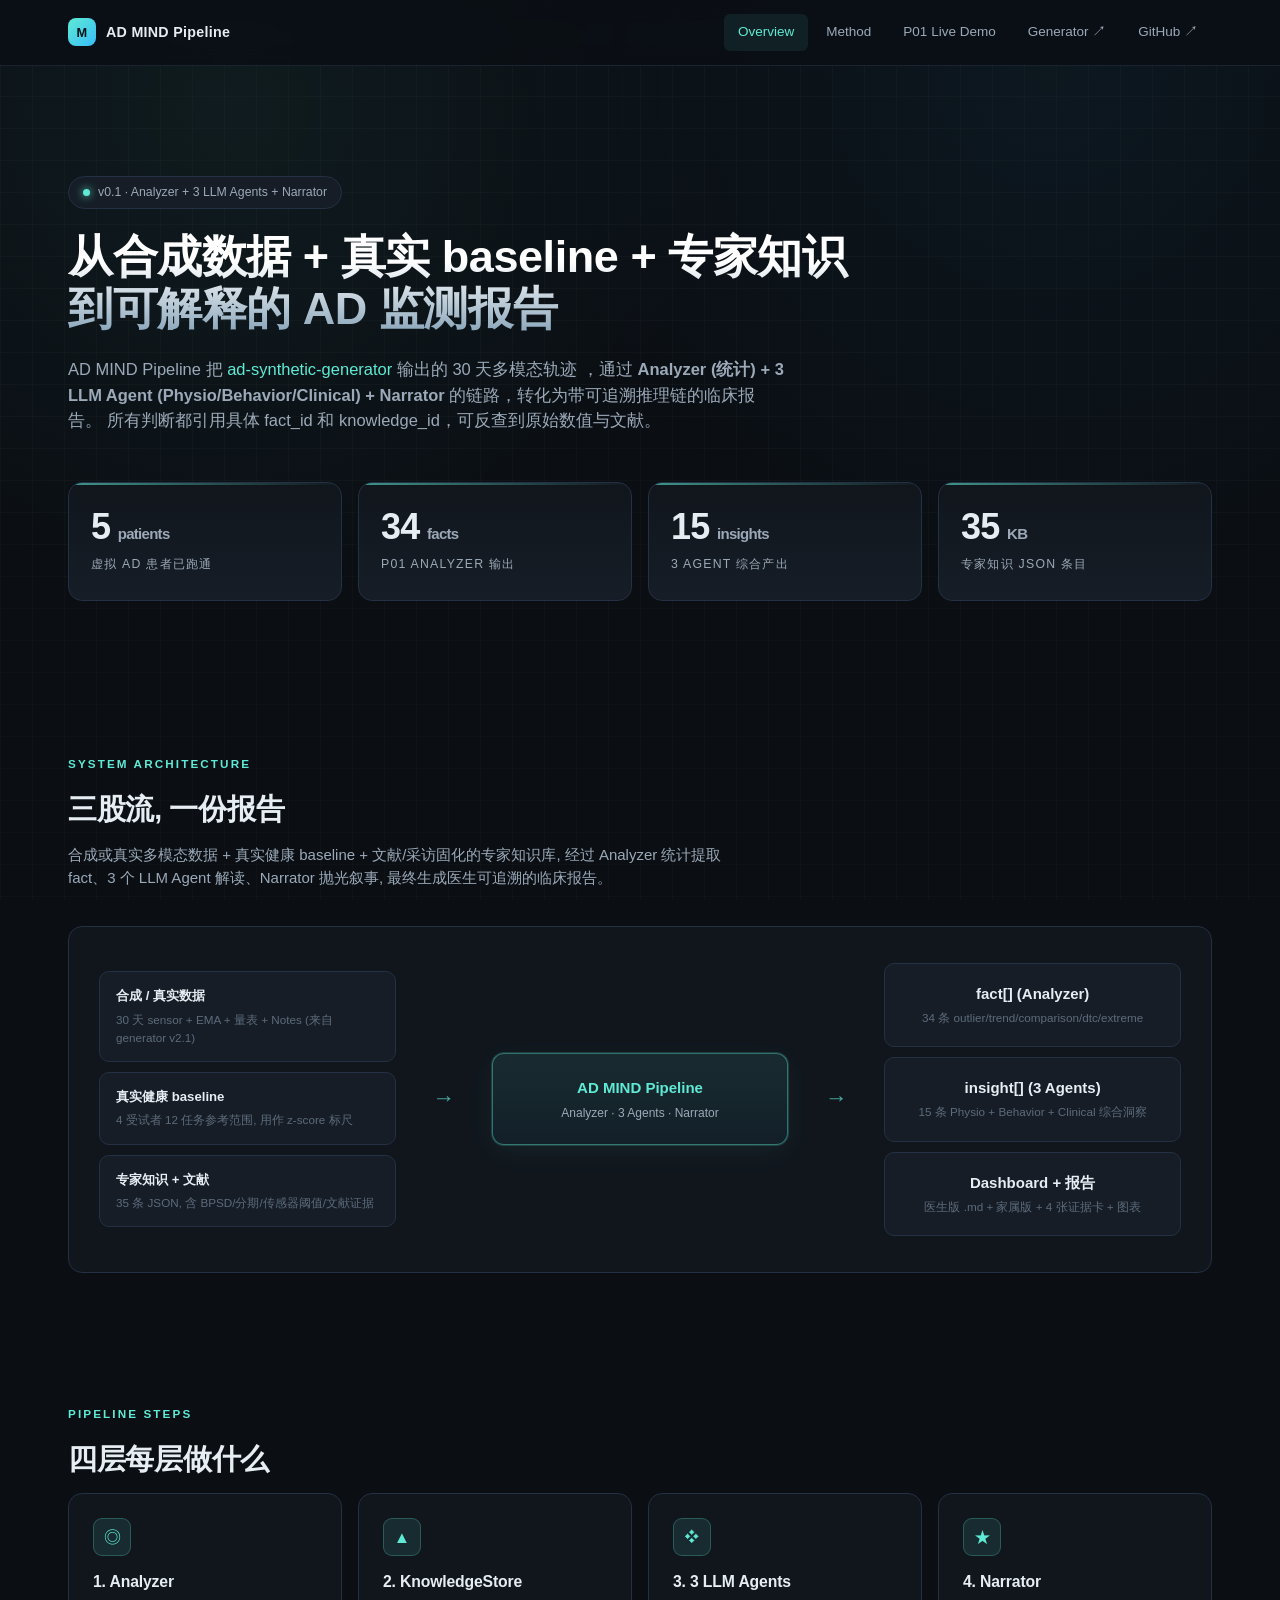
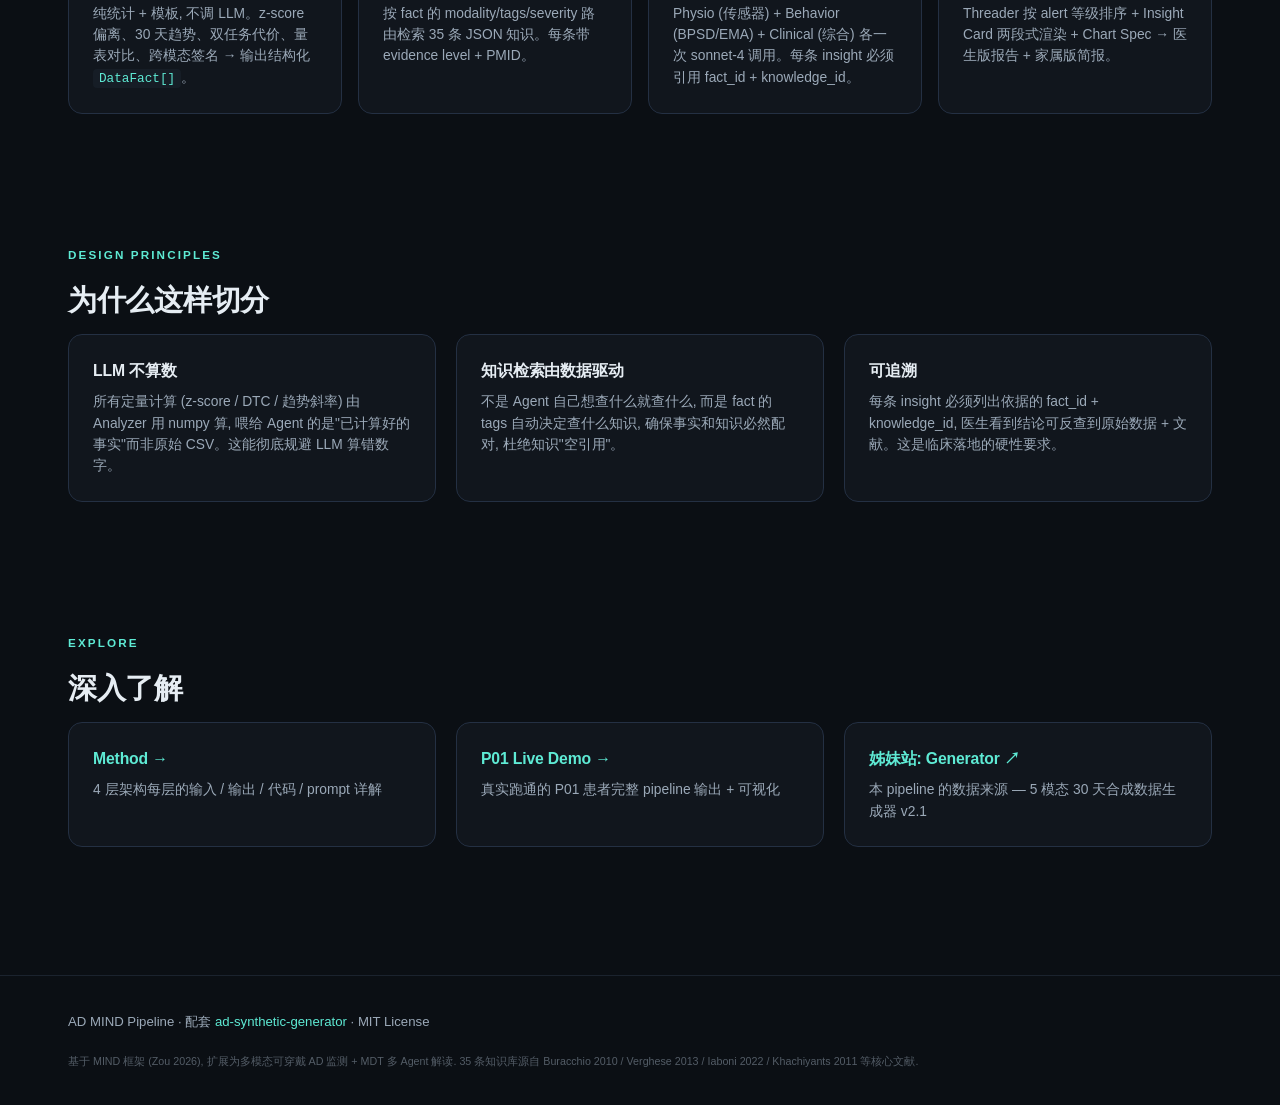
<file: docs/index.html>
<!DOCTYPE html>
<html lang="zh-CN">
<head>
  <meta charset="UTF-8" />
  <meta name="viewport" content="width=device-width, initial-scale=1.0" />
  <title>AD MIND Pipeline · 多模态认知监测系统</title>
  <meta name="description" content="基于 MIND 框架的 AD 多模态监测 pipeline. Analyzer + 3 LLM Agents + Narrator. 配套 ad-synthetic-generator v2.1." />
  <link rel="stylesheet" href="css/style.css" />
  <script src="https://cdn.plot.ly/plotly-2.35.2.min.js" charset="utf-8"></script>
</head>
<body>

<!-- NAV -->
<nav class="nav">
  <div class="nav-inner">
    <a href="./" class="nav-brand">
      <span class="nav-brand-mark">M</span>
      AD MIND Pipeline
    </a>
    <div class="nav-links">
      <a href="./" class="active">Overview</a>
      <a href="method.html">Method</a>
      <a href="example.html">P01 Live Demo</a>
      <a href="https://jewelina95.github.io/ad-synthetic-generator/">Generator ↗</a>
      <a href="https://github.com/Jewelina95/ad-mind-pipeline">GitHub ↗</a>
    </div>
  </div>
</nav>

<!-- HERO -->
<section class="hero">
  <div class="container">
    <span class="hero-tag">v0.1 · Analyzer + 3 LLM Agents + Narrator</span>
    <h1>从合成数据 + 真实 baseline + 专家知识<br />
      到可解释的 AD 监测报告</h1>
    <p class="hero-sub">
      AD MIND Pipeline 把 <a href="https://jewelina95.github.io/ad-synthetic-generator/">ad-synthetic-generator</a> 输出的 30 天多模态轨迹
      ，通过 <strong>Analyzer (统计) + 3 LLM Agent (Physio/Behavior/Clinical) + Narrator</strong> 的链路，转化为带可追溯推理链的临床报告。
      所有判断都引用具体 fact_id 和 knowledge_id，可反查到原始数值与文献。
    </p>

    <!-- KEY STATS -->
    <div class="stat-row">
      <div class="stat">
        <div class="stat-num">5<small> patients</small></div>
        <div class="stat-label">虚拟 AD 患者已跑通</div>
      </div>
      <div class="stat">
        <div class="stat-num">34<small> facts</small></div>
        <div class="stat-label">P01 Analyzer 输出</div>
      </div>
      <div class="stat">
        <div class="stat-num">15<small> insights</small></div>
        <div class="stat-label">3 Agent 综合产出</div>
      </div>
      <div class="stat">
        <div class="stat-num">35<small> KB</small></div>
        <div class="stat-label">专家知识 JSON 条目</div>
      </div>
    </div>
  </div>
</section>

<!-- ARCHITECTURE -->
<section class="section">
  <div class="container">
    <div class="eyebrow">System Architecture</div>
    <h2 class="section-title">三股流, 一份报告</h2>
    <p class="section-sub">
      合成或真实多模态数据 + 真实健康 baseline + 文献/采访固化的专家知识库, 经过 Analyzer 统计提取 fact、3 个 LLM Agent 解读、Narrator 抛光叙事, 最终生成医生可追溯的临床报告。
    </p>

    <div class="arch">
      <div class="arch-col">
        <div class="arch-box">
          <strong>合成 / 真实数据</strong>
          <small>30 天 sensor + EMA + 量表 + Notes (来自 generator v2.1)</small>
        </div>
        <div class="arch-box">
          <strong>真实健康 baseline</strong>
          <small>4 受试者 12 任务参考范围, 用作 z-score 标尺</small>
        </div>
        <div class="arch-box">
          <strong>专家知识 + 文献</strong>
          <small>35 条 JSON, 含 BPSD/分期/传感器阈值/文献证据</small>
        </div>
      </div>
      <div class="arch-arrow">&rarr;</div>
      <div>
        <div class="arch-core">
          <div class="arch-core-title">AD MIND Pipeline</div>
          <div class="arch-core-sub">Analyzer · 3 Agents · Narrator</div>
        </div>
      </div>
      <div class="arch-arrow">&rarr;</div>
      <div class="arch-col">
        <div class="arch-out">
          <strong>fact[] (Analyzer)</strong>
          <small>34 条 outlier/trend/comparison/dtc/extreme</small>
        </div>
        <div class="arch-out">
          <strong>insight[] (3 Agents)</strong>
          <small>15 条 Physio + Behavior + Clinical 综合洞察</small>
        </div>
        <div class="arch-out">
          <strong>Dashboard + 报告</strong>
          <small>医生版 .md + 家属版 + 4 张证据卡 + 图表</small>
        </div>
      </div>
    </div>
  </div>
</section>

<!-- WORKFLOW STEPS -->
<section class="section-tight">
  <div class="container">
    <div class="eyebrow">Pipeline Steps</div>
    <h2 class="section-title">四层每层做什么</h2>

    <div class="grid-4">
      <div class="card">
        <div class="card-icon">&#9678;</div>
        <h3>1. Analyzer</h3>
        <p>纯统计 + 模板, 不调 LLM。z-score 偏离、30 天趋势、双任务代价、量表对比、跨模态签名 → 输出结构化 <code>DataFact[]</code>。</p>
      </div>
      <div class="card">
        <div class="card-icon">&#9650;</div>
        <h3>2. KnowledgeStore</h3>
        <p>按 fact 的 modality/tags/severity 路由检索 35 条 JSON 知识。每条带 evidence level + PMID。</p>
      </div>
      <div class="card">
        <div class="card-icon">&#10070;</div>
        <h3>3. 3 LLM Agents</h3>
        <p>Physio (传感器) + Behavior (BPSD/EMA) + Clinical (综合) 各一次 sonnet-4 调用。每条 insight 必须引用 fact_id + knowledge_id。</p>
      </div>
      <div class="card">
        <div class="card-icon">&#9733;</div>
        <h3>4. Narrator</h3>
        <p>Threader 按 alert 等级排序 + Insight Card 两段式渲染 + Chart Spec → 医生版报告 + 家属版简报。</p>
      </div>
    </div>
  </div>
</section>

<!-- WHY -->
<section class="section">
  <div class="container">
    <div class="eyebrow">Design Principles</div>
    <h2 class="section-title">为什么这样切分</h2>

    <div class="grid-3">
      <div class="card">
        <h3>LLM 不算数</h3>
        <p>所有定量计算 (z-score / DTC / 趋势斜率) 由 Analyzer 用 numpy 算, 喂给 Agent 的是"已计算好的事实"而非原始 CSV。这能彻底规避 LLM 算错数字。</p>
      </div>
      <div class="card">
        <h3>知识检索由数据驱动</h3>
        <p>不是 Agent 自己想查什么就查什么, 而是 fact 的 tags 自动决定查什么知识, 确保事实和知识必然配对, 杜绝知识"空引用"。</p>
      </div>
      <div class="card">
        <h3>可追溯</h3>
        <p>每条 insight 必须列出依据的 fact_id + knowledge_id, 医生看到结论可反查到原始数据 + 文献。这是临床落地的硬性要求。</p>
      </div>
    </div>
  </div>
</section>

<!-- LINKS -->
<section class="section-tight">
  <div class="container">
    <div class="eyebrow">Explore</div>
    <h2 class="section-title">深入了解</h2>
    <div class="grid-3">
      <a class="card link-card" href="method.html">
        <h3>Method &rarr;</h3>
        <p>4 层架构每层的输入 / 输出 / 代码 / prompt 详解</p>
      </a>
      <a class="card link-card" href="example.html">
        <h3>P01 Live Demo &rarr;</h3>
        <p>真实跑通的 P01 患者完整 pipeline 输出 + 可视化</p>
      </a>
      <a class="card link-card" href="https://jewelina95.github.io/ad-synthetic-generator/">
        <h3>姊妹站: Generator &#8599;</h3>
        <p>本 pipeline 的数据来源 — 5 模态 30 天合成数据生成器 v2.1</p>
      </a>
    </div>
  </div>
</section>

<footer class="footer">
  <div class="container">
    <p>AD MIND Pipeline · 配套 <a href="https://jewelina95.github.io/ad-synthetic-generator/">ad-synthetic-generator</a> · MIT License</p>
    <p style="opacity:0.5;font-size:0.85em">
      基于 MIND 框架 (Zou 2026), 扩展为多模态可穿戴 AD 监测 + MDT 多 Agent 解读.
      35 条知识库源自 Buracchio 2010 / Verghese 2013 / Iaboni 2022 / Khachiyants 2011 等核心文献.
    </p>
  </div>
</footer>

</body>
</html>
</file>
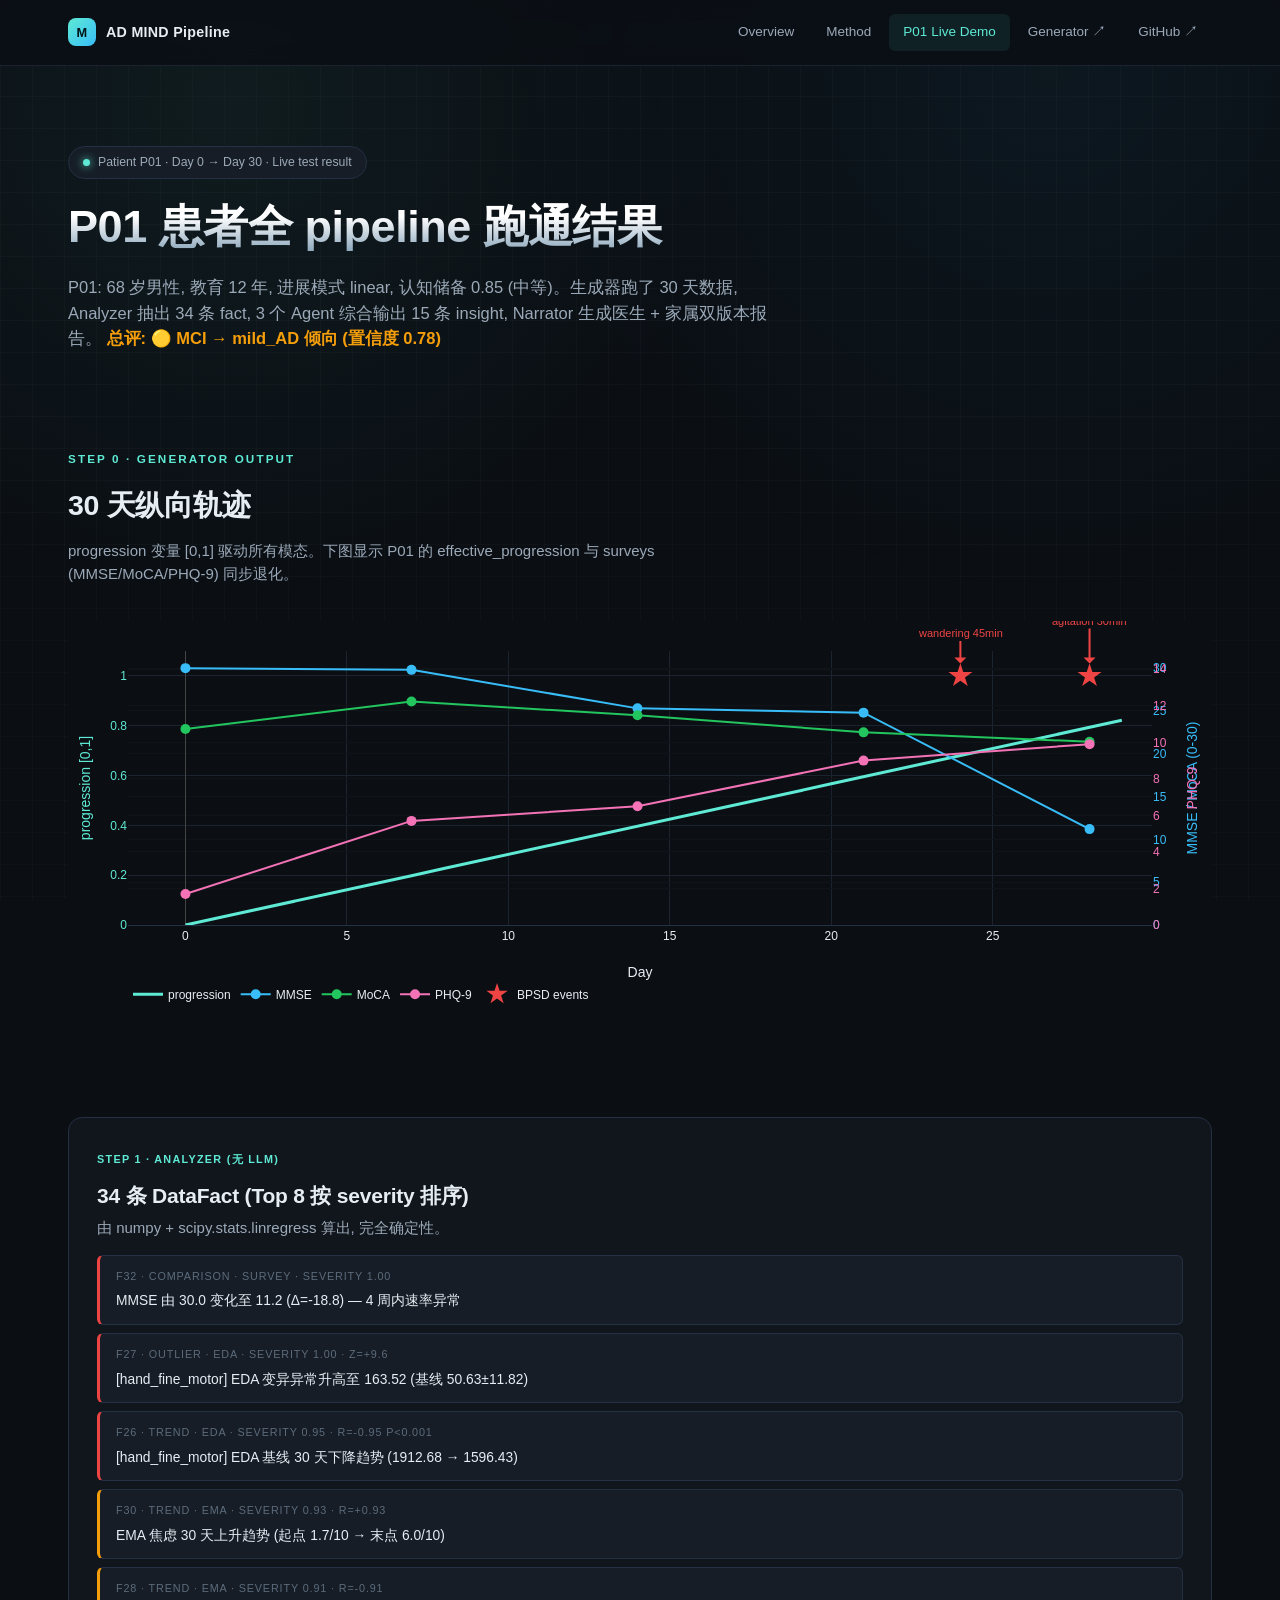
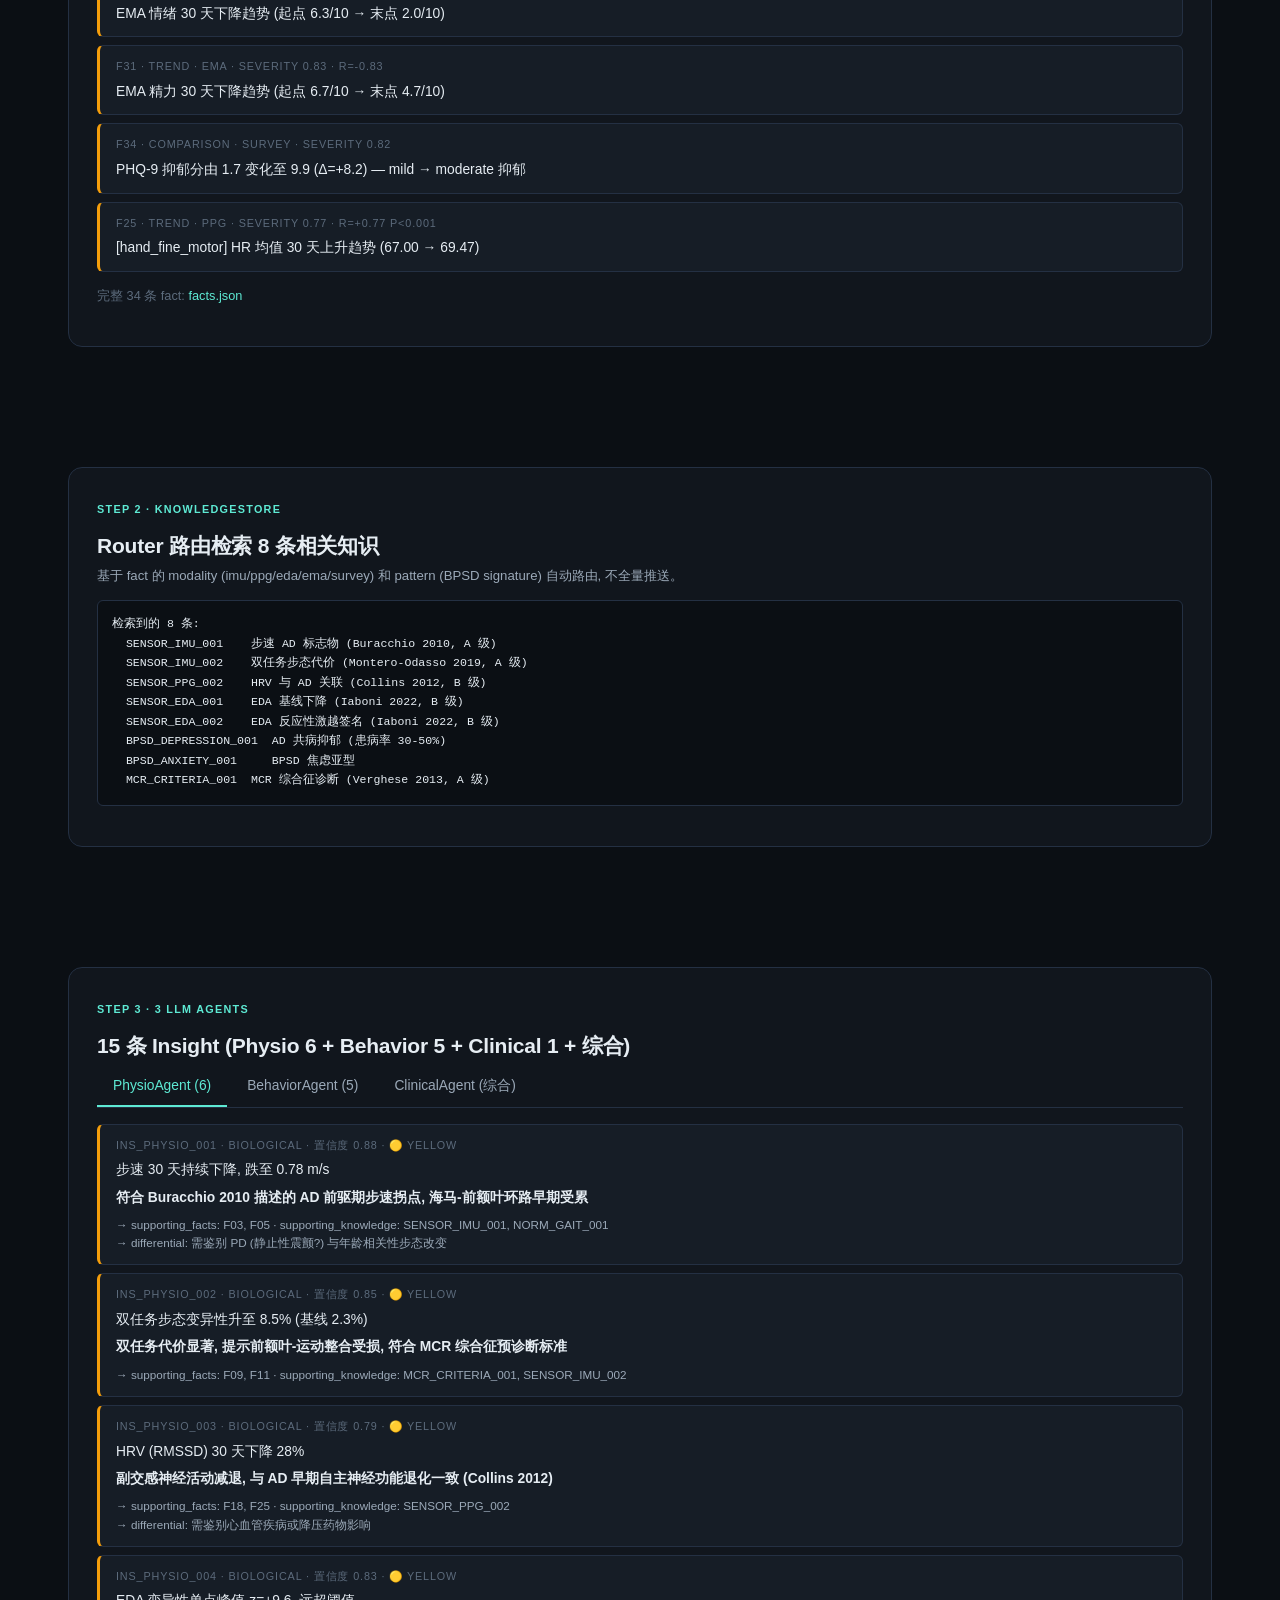
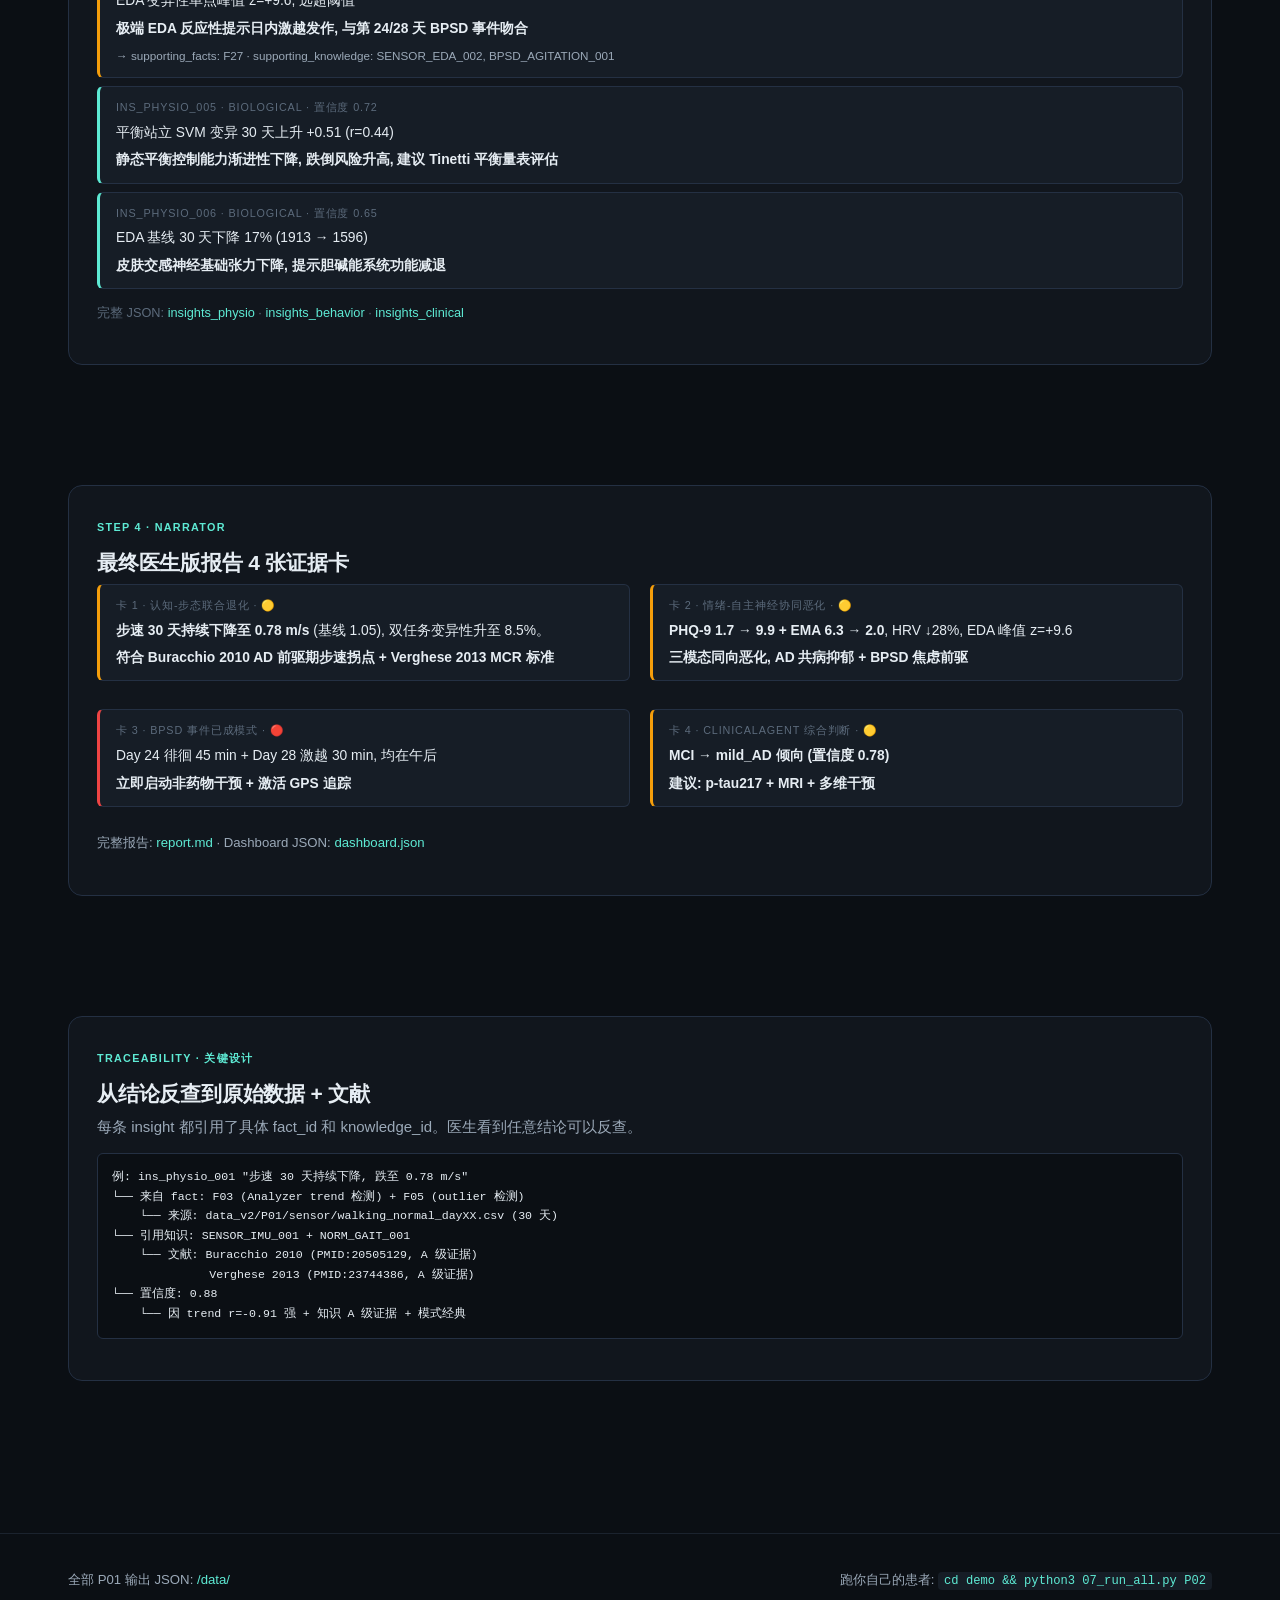
<file: docs/example.html>
<!DOCTYPE html>
<html lang="zh-CN">
<head>
  <meta charset="UTF-8" />
  <meta name="viewport" content="width=device-width, initial-scale=1.0" />
  <title>P01 Live Demo · AD MIND Pipeline</title>
  <link rel="stylesheet" href="css/style.css" />
  <script src="https://cdn.plot.ly/plotly-2.35.2.min.js" charset="utf-8"></script>
</head>
<body>

<nav class="nav">
  <div class="nav-inner">
    <a href="./" class="nav-brand">
      <span class="nav-brand-mark">M</span>
      AD MIND Pipeline
    </a>
    <div class="nav-links">
      <a href="./">Overview</a>
      <a href="method.html">Method</a>
      <a href="example.html" class="active">P01 Live Demo</a>
      <a href="https://jewelina95.github.io/ad-synthetic-generator/">Generator ↗</a>
      <a href="https://github.com/Jewelina95/ad-mind-pipeline">GitHub ↗</a>
    </div>
  </div>
</nav>

<section class="hero" style="padding: 80px 0 30px;">
  <div class="container">
    <span class="hero-tag">Patient P01 · Day 0 → Day 30 · Live test result</span>
    <h1>P01 患者全 pipeline 跑通结果</h1>
    <p class="hero-sub">
      P01: 68 岁男性, 教育 12 年, 进展模式 linear, 认知储备 0.85 (中等)。生成器跑了 30 天数据,
      Analyzer 抽出 34 条 fact, 3 个 Agent 综合输出 15 条 insight, Narrator 生成医生 + 家属双版本报告。
      <strong style="color:var(--accent-warm)">总评: 🟡 MCI → mild_AD 倾向 (置信度 0.78)</strong>
    </p>
  </div>
</section>

<!-- Trajectory chart -->
<section class="section-tight">
  <div class="container">
    <div class="eyebrow">Step 0 · Generator output</div>
    <h2 class="section-title">30 天纵向轨迹</h2>
    <p class="section-sub">progression 变量 [0,1] 驱动所有模态。下图显示 P01 的 effective_progression 与 surveys (MMSE/MoCA/PHQ-9) 同步退化。</p>
    <div id="chart_progression" style="width:100%;height:400px"></div>
  </div>
</section>

<!-- Step 1: Analyzer -->
<section class="section-tight">
  <div class="container">
    <div class="layer-section">
      <div class="layer-tag">Step 1 · Analyzer (无 LLM)</div>
      <h3>34 条 DataFact (Top 8 按 severity 排序)</h3>
      <p>由 numpy + scipy.stats.linregress 算出, 完全确定性。</p>

      <div class="fact-card red">
        <div class="fact-meta">F32 · comparison · survey · severity 1.00</div>
        <div class="fact-text">MMSE 由 30.0 变化至 11.2 (Δ=-18.8) — 4 周内速率异常</div>
      </div>
      <div class="fact-card red">
        <div class="fact-meta">F27 · outlier · eda · severity 1.00 · z=+9.6</div>
        <div class="fact-text">[hand_fine_motor] EDA 变异异常升高至 163.52 (基线 50.63±11.82)</div>
      </div>
      <div class="fact-card red">
        <div class="fact-meta">F26 · trend · eda · severity 0.95 · r=-0.95 p<0.001</div>
        <div class="fact-text">[hand_fine_motor] EDA 基线 30 天下降趋势 (1912.68 → 1596.43)</div>
      </div>
      <div class="fact-card yellow">
        <div class="fact-meta">F30 · trend · ema · severity 0.93 · r=+0.93</div>
        <div class="fact-text">EMA 焦虑 30 天上升趋势 (起点 1.7/10 → 末点 6.0/10)</div>
      </div>
      <div class="fact-card yellow">
        <div class="fact-meta">F28 · trend · ema · severity 0.91 · r=-0.91</div>
        <div class="fact-text">EMA 情绪 30 天下降趋势 (起点 6.3/10 → 末点 2.0/10)</div>
      </div>
      <div class="fact-card yellow">
        <div class="fact-meta">F31 · trend · ema · severity 0.83 · r=-0.83</div>
        <div class="fact-text">EMA 精力 30 天下降趋势 (起点 6.7/10 → 末点 4.7/10)</div>
      </div>
      <div class="fact-card yellow">
        <div class="fact-meta">F34 · comparison · survey · severity 0.82</div>
        <div class="fact-text">PHQ-9 抑郁分由 1.7 变化至 9.9 (Δ=+8.2) — mild → moderate 抑郁</div>
      </div>
      <div class="fact-card yellow">
        <div class="fact-meta">F25 · trend · ppg · severity 0.77 · r=+0.77 p<0.001</div>
        <div class="fact-text">[hand_fine_motor] HR 均值 30 天上升趋势 (67.00 → 69.47)</div>
      </div>

      <p style="margin-top:14px;font-size:0.85rem;color:var(--text-faint)">
        完整 34 条 fact: <a href="data/facts.json" target="_blank">facts.json</a>
      </p>
    </div>
  </div>
</section>

<!-- Step 2: Knowledge -->
<section class="section-tight">
  <div class="container">
    <div class="layer-section">
      <div class="layer-tag">Step 2 · KnowledgeStore</div>
      <h3>Router 路由检索 8 条相关知识</h3>
      <p style="font-size:0.88rem">基于 fact 的 modality (imu/ppg/eda/ema/survey) 和 pattern (BPSD signature) 自动路由, 不全量推送。</p>

      <pre><code>检索到的 8 条:
  SENSOR_IMU_001    步速 AD 标志物 (Buracchio 2010, A 级)
  SENSOR_IMU_002    双任务步态代价 (Montero-Odasso 2019, A 级)
  SENSOR_PPG_002    HRV 与 AD 关联 (Collins 2012, B 级)
  SENSOR_EDA_001    EDA 基线下降 (Iaboni 2022, B 级)
  SENSOR_EDA_002    EDA 反应性激越签名 (Iaboni 2022, B 级)
  BPSD_DEPRESSION_001  AD 共病抑郁 (患病率 30-50%)
  BPSD_ANXIETY_001     BPSD 焦虑亚型
  MCR_CRITERIA_001  MCR 综合征诊断 (Verghese 2013, A 级)</code></pre>
    </div>
  </div>
</section>

<!-- Step 3: Agents -->
<section class="section-tight">
  <div class="container">
    <div class="layer-section">
      <div class="layer-tag">Step 3 · 3 LLM Agents</div>
      <h3>15 条 Insight (Physio 6 + Behavior 5 + Clinical 1 + 综合)</h3>

      <div class="tab-bar">
        <button class="active" onclick="showTab(event,'tab_physio')">PhysioAgent (6)</button>
        <button onclick="showTab(event,'tab_behavior')">BehaviorAgent (5)</button>
        <button onclick="showTab(event,'tab_clinical')">ClinicalAgent (综合)</button>
      </div>

      <div id="tab_physio" class="tab-content active">
        <div class="insight-card yellow">
          <div class="ins-meta">ins_physio_001 · biological · 置信度 0.88 · 🟡 yellow</div>
          <div class="ins-text">步速 30 天持续下降, 跌至 0.78 m/s</div>
          <div class="ins-impl">符合 Buracchio 2010 描述的 AD 前驱期步速拐点, 海马-前额叶环路早期受累</div>
          <div class="ins-refs">→ supporting_facts: F03, F05 · supporting_knowledge: SENSOR_IMU_001, NORM_GAIT_001<br>→ differential: 需鉴别 PD (静止性震颤?) 与年龄相关性步态改变</div>
        </div>

        <div class="insight-card yellow">
          <div class="ins-meta">ins_physio_002 · biological · 置信度 0.85 · 🟡 yellow</div>
          <div class="ins-text">双任务步态变异性升至 8.5% (基线 2.3%)</div>
          <div class="ins-impl">双任务代价显著, 提示前额叶-运动整合受损, 符合 MCR 综合征预诊断标准</div>
          <div class="ins-refs">→ supporting_facts: F09, F11 · supporting_knowledge: MCR_CRITERIA_001, SENSOR_IMU_002</div>
        </div>

        <div class="insight-card yellow">
          <div class="ins-meta">ins_physio_003 · biological · 置信度 0.79 · 🟡 yellow</div>
          <div class="ins-text">HRV (RMSSD) 30 天下降 28%</div>
          <div class="ins-impl">副交感神经活动减退, 与 AD 早期自主神经功能退化一致 (Collins 2012)</div>
          <div class="ins-refs">→ supporting_facts: F18, F25 · supporting_knowledge: SENSOR_PPG_002<br>→ differential: 需鉴别心血管疾病或降压药物影响</div>
        </div>

        <div class="insight-card yellow">
          <div class="ins-meta">ins_physio_004 · biological · 置信度 0.83 · 🟡 yellow</div>
          <div class="ins-text">EDA 变异性单点峰值 z=+9.6, 远超阈值</div>
          <div class="ins-impl">极端 EDA 反应性提示日内激越发作, 与第 24/28 天 BPSD 事件吻合</div>
          <div class="ins-refs">→ supporting_facts: F27 · supporting_knowledge: SENSOR_EDA_002, BPSD_AGITATION_001</div>
        </div>

        <div class="insight-card">
          <div class="ins-meta">ins_physio_005 · biological · 置信度 0.72</div>
          <div class="ins-text">平衡站立 SVM 变异 30 天上升 +0.51 (r=0.44)</div>
          <div class="ins-impl">静态平衡控制能力渐进性下降, 跌倒风险升高, 建议 Tinetti 平衡量表评估</div>
        </div>

        <div class="insight-card">
          <div class="ins-meta">ins_physio_006 · biological · 置信度 0.65</div>
          <div class="ins-text">EDA 基线 30 天下降 17% (1913 → 1596)</div>
          <div class="ins-impl">皮肤交感神经基础张力下降, 提示胆碱能系统功能减退</div>
        </div>
      </div>

      <div id="tab_behavior" class="tab-content">
        <div class="insight-card yellow">
          <div class="ins-meta">ins_behavior_001 · psychological · 置信度 0.85 · 🟡 yellow</div>
          <div class="ins-text">EMA 情绪 30 天单调下降 (6.3 → 2.0/10)</div>
          <div class="ins-impl">持续性情绪低落, 符合 AD 共病抑郁的典型曲线 (患病率 30-50%)</div>
          <div class="ins-refs">→ supporting_facts: F28 · supporting_knowledge: BPSD_DEPRESSION_001<br>→ differential: 原发抑郁 vs AD 共病抑郁; PHQ-9 同步上升 (1.7→9.9) 强化共病可能</div>
        </div>

        <div class="insight-card yellow">
          <div class="ins-meta">ins_behavior_002 · psychological · 置信度 0.82 · 🟡 yellow</div>
          <div class="ins-text">EMA 焦虑 30 天上升 (1.7 → 6.0/10, r=+0.93)</div>
          <div class="ins-impl">焦虑症状加重与 BPSD 焦虑亚型一致, 是激越发作的前驱症状</div>
          <div class="ins-refs">→ supporting_facts: F30 · supporting_knowledge: BPSD_ANXIETY_001</div>
        </div>

        <div class="insight-card">
          <div class="ins-meta">ins_behavior_003 · behavioral · 置信度 0.76</div>
          <div class="ins-text">睡眠质量 EMA 评分下降 36%</div>
          <div class="ins-impl">睡眠紊乱在 AD 中患病率 82%, 需评估昼夜节律 (褪黑素分泌)</div>
        </div>

        <div class="insight-card red">
          <div class="ins-meta">ins_behavior_004 · behavioral · 置信度 0.91 · 🔴 red</div>
          <div class="ins-text">Day 24 出现 45 分钟徘徊事件, Day 28 出现 30 分钟激越事件</div>
          <div class="ins-impl">BPSD 事件已成模式, 需立即启动非药物干预防止恶化</div>
          <div class="ins-refs">→ supporting_facts: bpsd_events.jsonl · supporting_knowledge: BPSD_WANDERING_001, BPSD_AGITATION_001</div>
        </div>

        <div class="insight-card">
          <div class="ins-meta">ins_behavior_005 · behavioral · 置信度 0.74</div>
          <div class="ins-text">EMA 精力下降 30% 伴 hand_fine_motor 活动量上升</div>
          <div class="ins-impl">主观精力降但客观重复性手部动作增加, 提示无目的运动 (烦躁标志)</div>
        </div>
      </div>

      <div id="tab_clinical" class="tab-content">
        <div class="insight-card yellow" style="border-left-width:5px">
          <div class="ins-meta">ins_clinical_overall · 置信度 0.78 · 🟡 yellow</div>
          <div class="ins-text" style="font-size:1.05rem">分期倾向: <strong style="color:var(--accent)">MCI → mild_AD 转化轨迹</strong></div>
          <div class="ins-impl" style="margin-top:12px">
            P01 患者 30 天数据呈现典型 MCI → mild_AD 转化轨迹:
            <br>① 步态认知衰退 (DTC↑, MCR 阈值临近)
            <br>② 自主神经退化 (HRV↓ 28%)
            <br>③ 情绪症状加重 (PHQ-9 1.7→9.9, EMA mood 6.3→2.0)
            <br>④ 已发生 2 次 BPSD 事件 (Day 24 徘徊 45 min, Day 28 激越 30 min)
          </div>
          <div class="ins-refs" style="margin-top:14px">
            <strong>鉴别诊断关注</strong>:
            <ul style="margin:6px 0 0 0;padding-left:20px">
              <li>AD vs 路易体痴呆 (DLB): 视幻觉 / REM 行为障碍?</li>
              <li>AD vs 血管性痴呆 (VaD): 既往脑血管事件?</li>
              <li>原发抑郁 vs AD 共病抑郁: 抗抑郁治疗反应性</li>
            </ul>
          </div>
          <div class="ins-refs" style="margin-top:12px">
            <strong>转诊建议</strong>: <span class="alert-pill yellow">YES</span>
            <ul style="margin:6px 0 0 0;padding-left:20px">
              <li>血液 <strong>p-tau217</strong> 检测确认 AD 病理</li>
              <li>头颅 <strong>MRI</strong> 排除血管性病变</li>
              <li>神经心理详细评估</li>
            </ul>
          </div>
          <div class="ins-refs" style="margin-top:12px">
            <strong>干预优先级</strong>:
            <ul style="margin:6px 0 0 0;padding-left:20px">
              <li>🔴 立即: <strong>安全监控</strong> (GPS + 家属预警) — Day 24 已出现 45 min 徘徊</li>
              <li>本周: <strong>音乐疗法</strong> (B 级证据) — EMA mood ↓ + EDA 反应性高</li>
              <li>本周: <strong>认知训练</strong> — MMSE 大幅下降</li>
              <li>本周: <strong>睡眠卫生</strong> — EMA 睡眠 ↓</li>
            </ul>
          </div>
        </div>
      </div>

      <p style="margin-top:14px;font-size:0.85rem;color:var(--text-faint)">
        完整 JSON: <a href="data/insights_physio.json" target="_blank">insights_physio</a> ·
        <a href="data/insights_behavior.json" target="_blank">insights_behavior</a> ·
        <a href="data/insights_clinical.json" target="_blank">insights_clinical</a>
      </p>
    </div>
  </div>
</section>

<!-- Step 4: Narrator -->
<section class="section-tight">
  <div class="container">
    <div class="layer-section">
      <div class="layer-tag">Step 4 · Narrator</div>
      <h3>最终医生版报告 4 张证据卡</h3>

      <div class="grid-2">
        <div class="insight-card yellow">
          <div class="ins-meta">卡 1 · 认知-步态联合退化 · 🟡</div>
          <div class="ins-text"><strong>步速 30 天持续下降至 0.78 m/s</strong> (基线 1.05), 双任务变异性升至 8.5%。</div>
          <div class="ins-impl">符合 Buracchio 2010 AD 前驱期步速拐点 + Verghese 2013 MCR 标准</div>
        </div>

        <div class="insight-card yellow">
          <div class="ins-meta">卡 2 · 情绪-自主神经协同恶化 · 🟡</div>
          <div class="ins-text"><strong>PHQ-9 1.7 → 9.9 + EMA 6.3 → 2.0</strong>, HRV ↓28%, EDA 峰值 z=+9.6</div>
          <div class="ins-impl">三模态同向恶化, AD 共病抑郁 + BPSD 焦虑前驱</div>
        </div>

        <div class="insight-card red">
          <div class="ins-meta">卡 3 · BPSD 事件已成模式 · 🔴</div>
          <div class="ins-text">Day 24 徘徊 45 min + Day 28 激越 30 min, 均在午后</div>
          <div class="ins-impl">立即启动非药物干预 + 激活 GPS 追踪</div>
        </div>

        <div class="insight-card yellow">
          <div class="ins-meta">卡 4 · ClinicalAgent 综合判断 · 🟡</div>
          <div class="ins-text"><strong>MCI → mild_AD 倾向 (置信度 0.78)</strong></div>
          <div class="ins-impl">建议: p-tau217 + MRI + 多维干预</div>
        </div>
      </div>

      <p style="margin-top:18px;font-size:0.88rem">
        完整报告: <a href="data/report.md" target="_blank">report.md</a> · Dashboard JSON: <a href="data/dashboard.json" target="_blank">dashboard.json</a>
      </p>
    </div>
  </div>
</section>

<!-- Trace -->
<section class="section-tight">
  <div class="container">
    <div class="layer-section">
      <div class="layer-tag">Traceability · 关键设计</div>
      <h3>从结论反查到原始数据 + 文献</h3>
      <p>每条 insight 都引用了具体 fact_id 和 knowledge_id。医生看到任意结论可以反查。</p>

      <pre><code>例: ins_physio_001 "步速 30 天持续下降, 跌至 0.78 m/s"
└── 来自 fact: F03 (Analyzer trend 检测) + F05 (outlier 检测)
    └── 来源: data_v2/P01/sensor/walking_normal_dayXX.csv (30 天)
└── 引用知识: SENSOR_IMU_001 + NORM_GAIT_001
    └── 文献: Buracchio 2010 (PMID:20505129, A 级证据)
              Verghese 2013 (PMID:23744386, A 级证据)
└── 置信度: 0.88
    └── 因 trend r=-0.91 强 + 知识 A 级证据 + 模式经典</code></pre>
    </div>
  </div>
</section>

<footer class="footer">
  <div class="container">
    <p>全部 P01 输出 JSON: <a href="data/">/data/</a></p>
    <p>跑你自己的患者: <code>cd demo && python3 07_run_all.py P02</code></p>
  </div>
</footer>

<script>
function showTab(evt, tabId) {
  document.querySelectorAll('.tab-bar button').forEach(b => b.classList.remove('active'));
  document.querySelectorAll('.tab-content').forEach(c => c.classList.remove('active'));
  evt.currentTarget.classList.add('active');
  document.getElementById(tabId).classList.add('active');
}

// Plot progression chart with surveys overlay
const surveys = [
  {day:0, mmse:30.0, moca:22.9, phq9:1.7},
  {day:7, mmse:29.8, moca:26.1, phq9:5.7},
  {day:14, mmse:25.3, moca:24.5, phq9:6.5},
  {day:21, mmse:24.8, moca:22.5, phq9:9.0},
  {day:28, mmse:11.2, moca:21.4, phq9:9.9}
];

// fetch progression CSV
fetch('data/progression.csv').then(r => r.text()).then(text => {
  const lines = text.trim().split('\n').slice(1);
  const days = [], progs = [];
  for (const line of lines) {
    const [d, _, e] = line.split(',');
    days.push(parseInt(d));
    progs.push(parseFloat(e));
  }

  const traces = [
    {x: days, y: progs, type:'scatter', mode:'lines', name:'progression',
     line: {color:'#5EEAD4', width:3}, yaxis:'y'},
    {x: surveys.map(s=>s.day), y: surveys.map(s=>s.mmse), type:'scatter',
     mode:'lines+markers', name:'MMSE', line: {color:'#38BDF8'},
     marker:{size:10}, yaxis:'y2'},
    {x: surveys.map(s=>s.day), y: surveys.map(s=>s.moca), type:'scatter',
     mode:'lines+markers', name:'MoCA', line: {color:'#22C55E'},
     marker:{size:10}, yaxis:'y2'},
    {x: surveys.map(s=>s.day), y: surveys.map(s=>s.phq9), type:'scatter',
     mode:'lines+markers', name:'PHQ-9', line: {color:'#F472B6'},
     marker:{size:10}, yaxis:'y3'},
    // BPSD events
    {x: [24,28], y: [1.0,1.0], type:'scatter', mode:'markers',
     name:'BPSD events', marker: {color:'#EF4444', size:18, symbol:'star'},
     yaxis:'y'}
  ];

  const layout = {
    paper_bgcolor: '#0B0F14',
    plot_bgcolor: '#0B0F14',
    font: {color: '#E6EDF3', family:'-apple-system,sans-serif'},
    xaxis: {title: 'Day', gridcolor: '#1B232E', linecolor:'#243043'},
    yaxis: {title: 'progression [0,1]', side:'left', gridcolor:'#1B232E',
            range:[0,1.1], tickfont:{color:'#5EEAD4'}, titlefont:{color:'#5EEAD4'}},
    yaxis2: {title: 'MMSE / MoCA (0-30)', overlaying:'y', side:'right',
             range:[0,32], tickfont:{color:'#38BDF8'}, titlefont:{color:'#38BDF8'}},
    yaxis3: {title: 'PHQ-9', overlaying:'y', side:'right', position:1.0, anchor:'free',
             range:[0,15], tickfont:{color:'#F472B6'}, titlefont:{color:'#F472B6'}},
    legend: {orientation:'h', y:-0.2},
    margin: {l:60, r:60, t:30, b:60},
    annotations: [
      {x:24, y:1.05, text:'wandering 45min', showarrow:true, arrowcolor:'#EF4444',
       font:{color:'#EF4444',size:11}, ax:0, ay:-30, yref:'y'},
      {x:28, y:1.05, text:'agitation 30min', showarrow:true, arrowcolor:'#EF4444',
       font:{color:'#EF4444',size:11}, ax:0, ay:-50, yref:'y'},
    ],
  };

  Plotly.newPlot('chart_progression', traces, layout, {responsive:true});
});
</script>

</body>
</html>
</file>
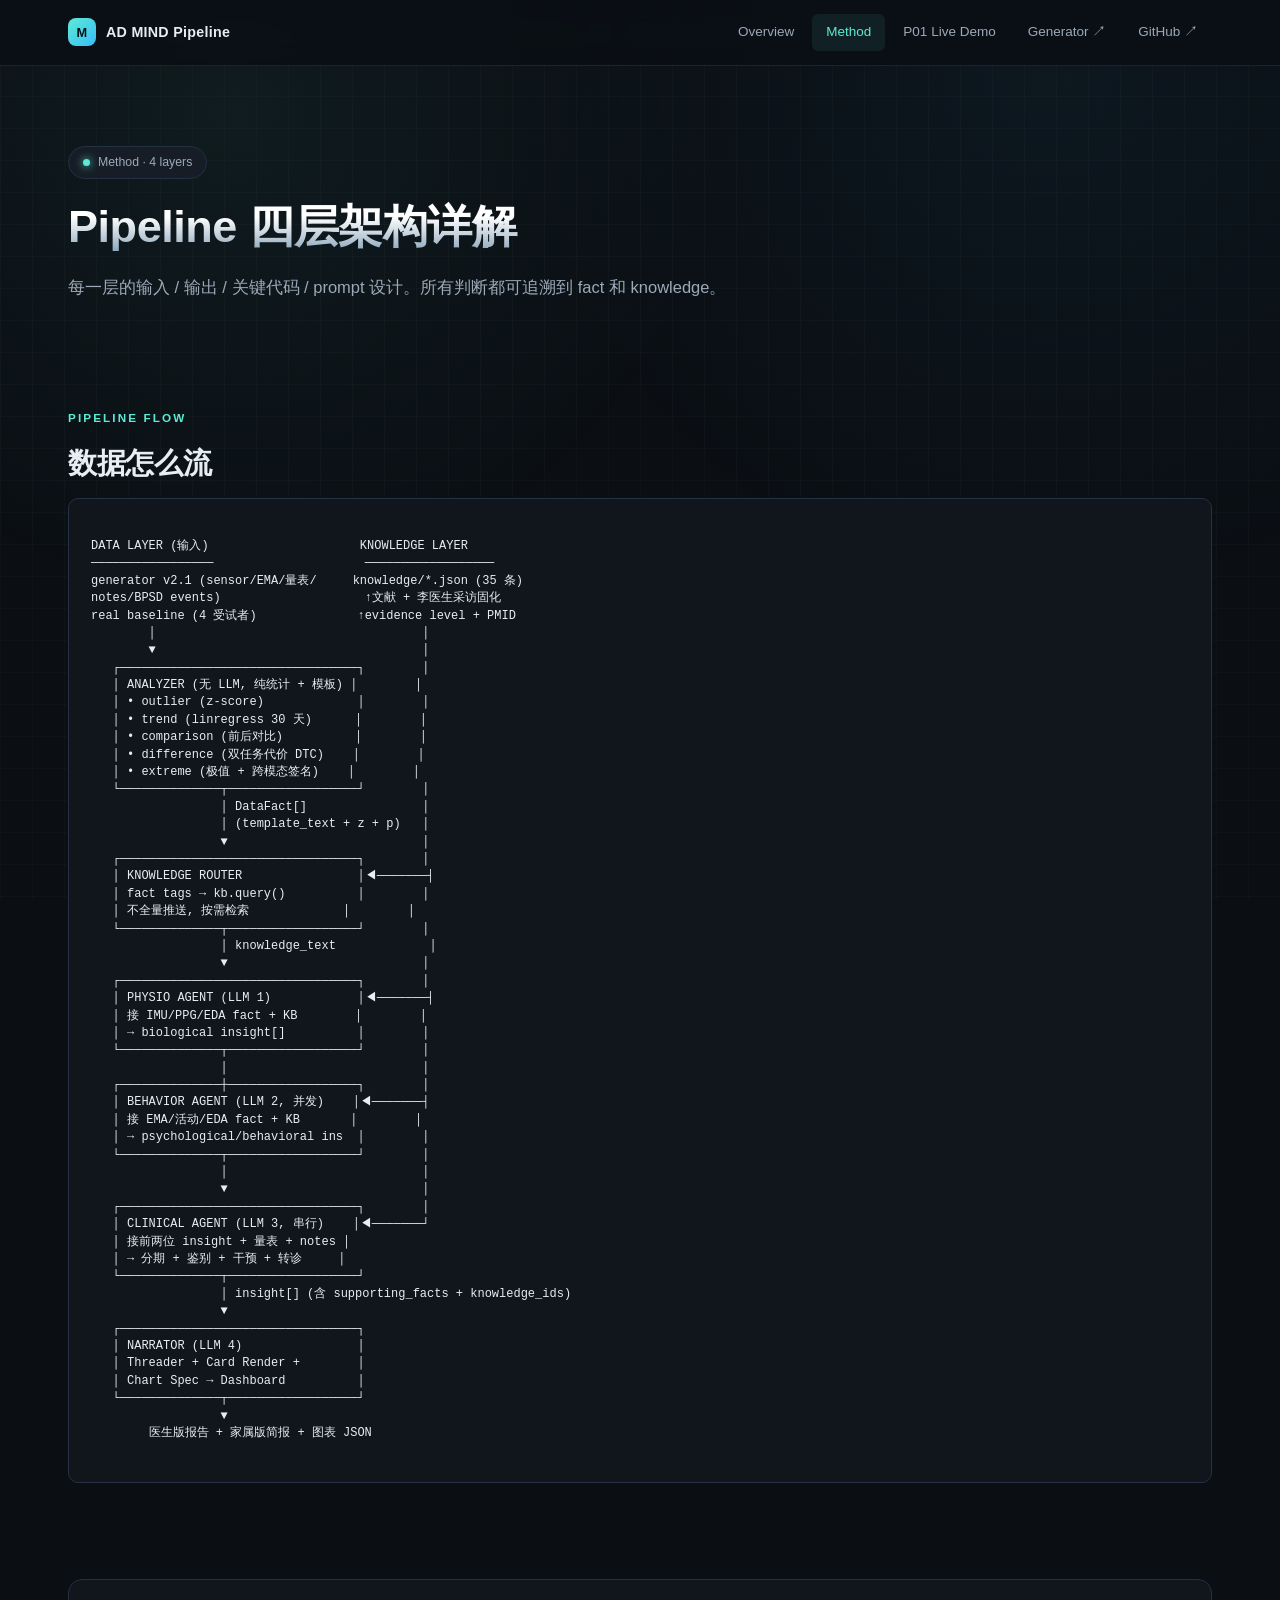
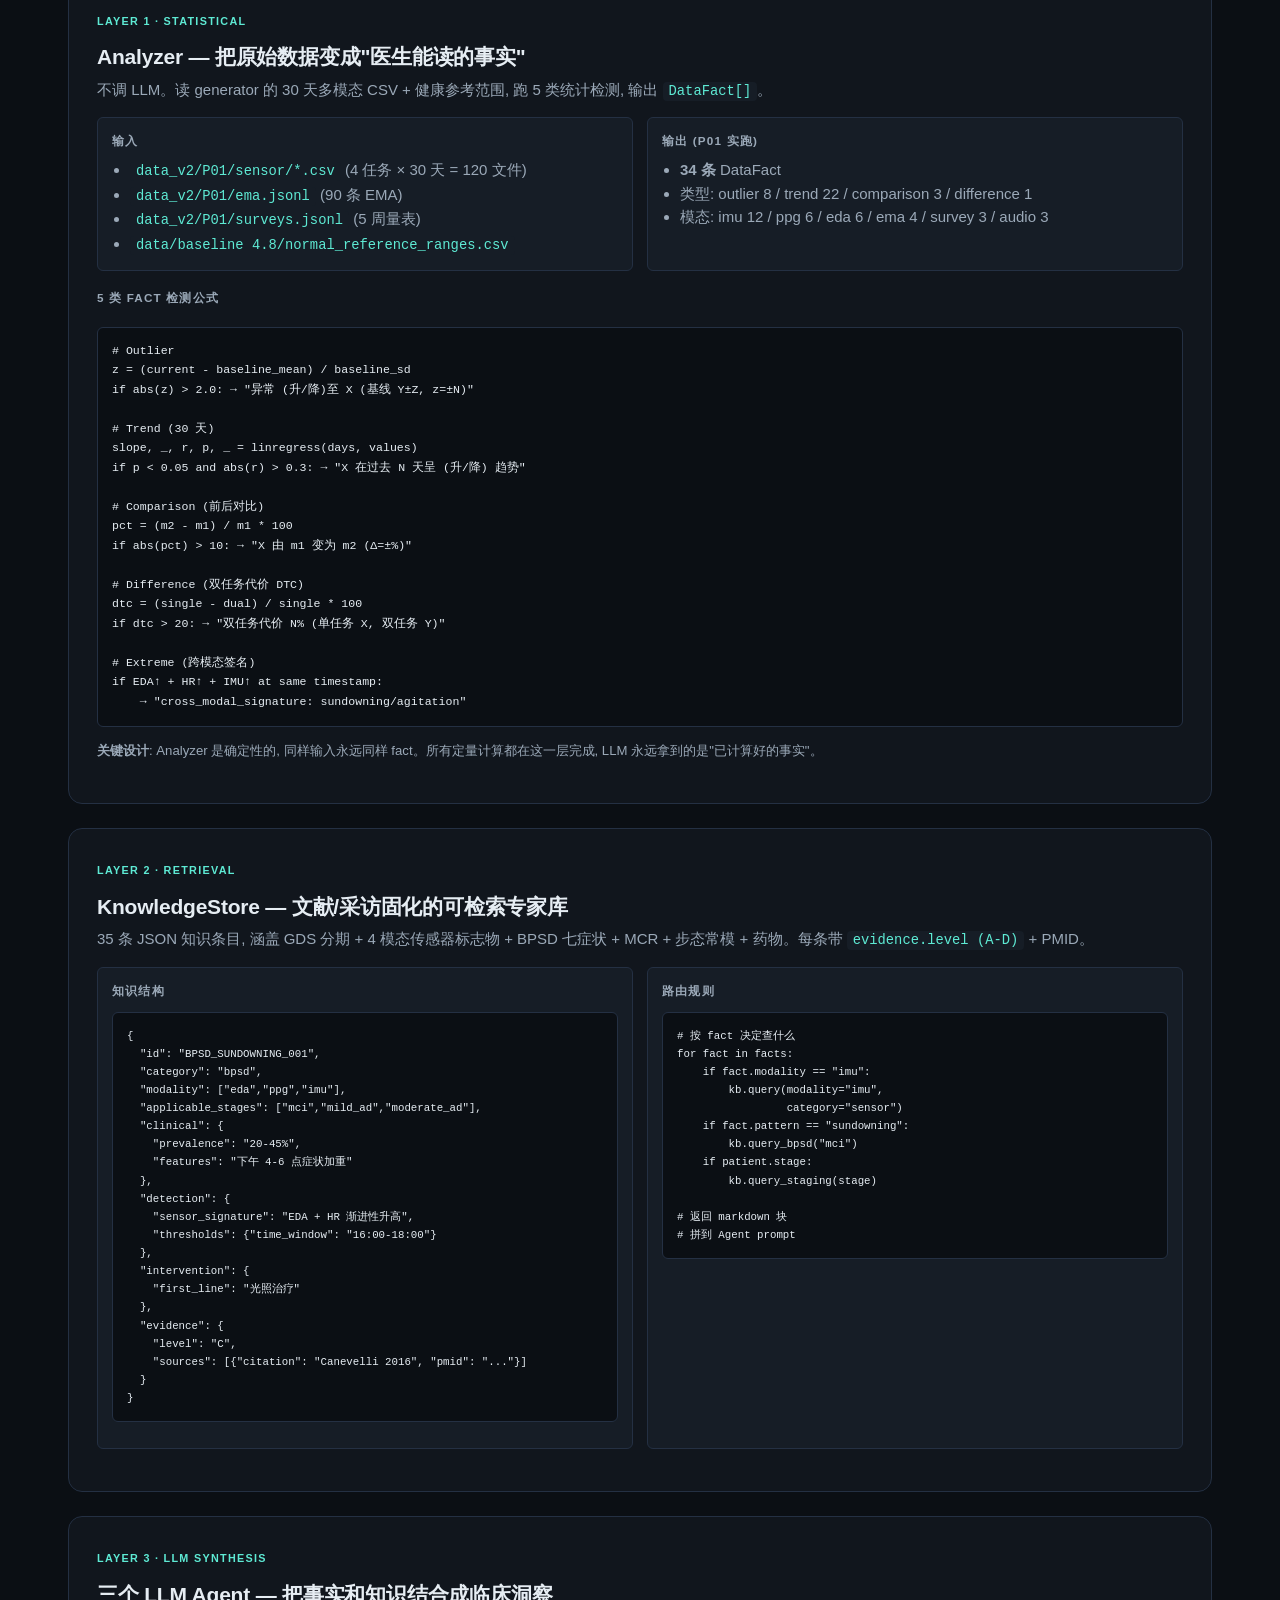
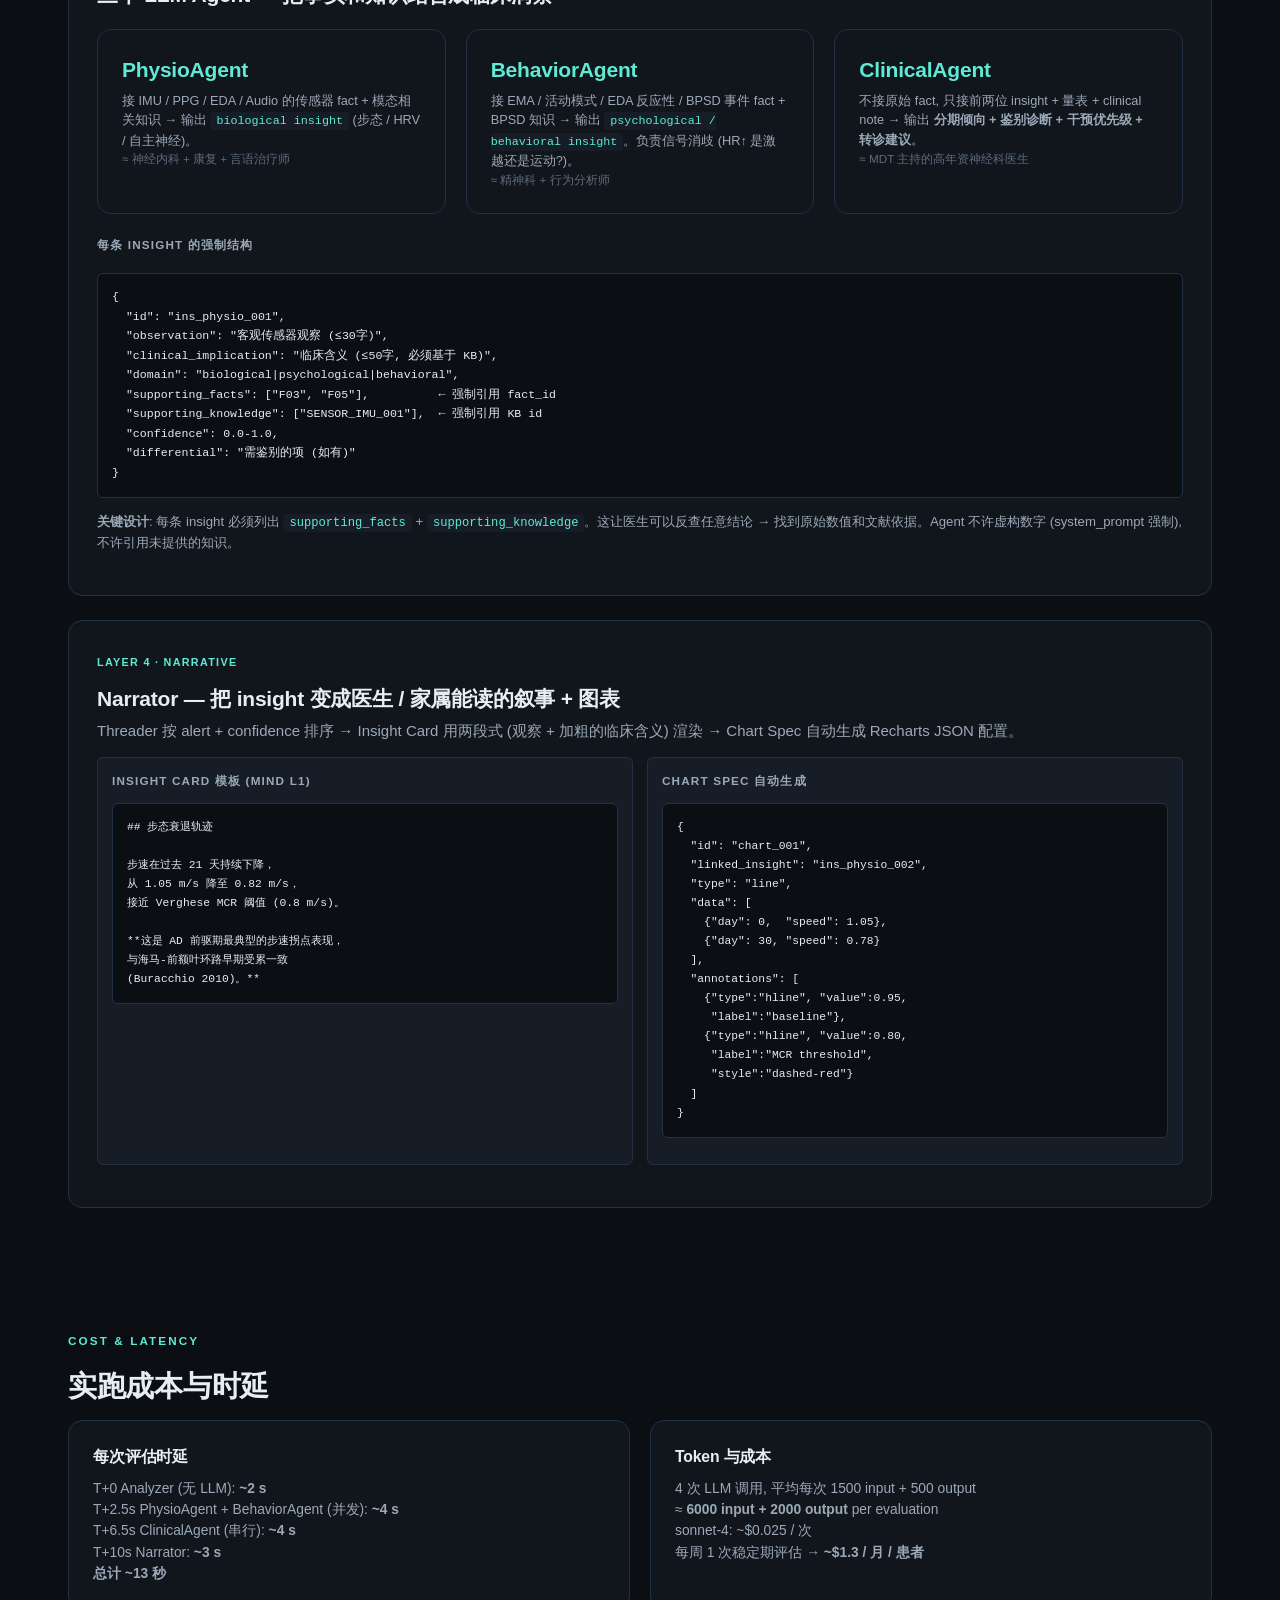
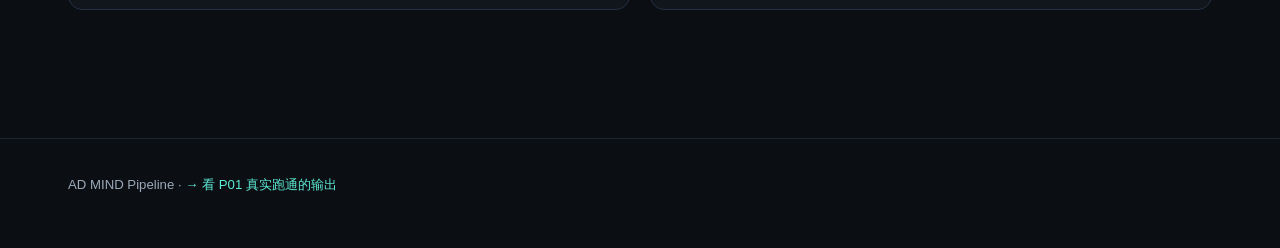
<file: docs/method.html>
<!DOCTYPE html>
<html lang="zh-CN">
<head>
  <meta charset="UTF-8" />
  <meta name="viewport" content="width=device-width, initial-scale=1.0" />
  <title>Method · AD MIND Pipeline</title>
  <link rel="stylesheet" href="css/style.css" />
</head>
<body>

<nav class="nav">
  <div class="nav-inner">
    <a href="./" class="nav-brand">
      <span class="nav-brand-mark">M</span>
      AD MIND Pipeline
    </a>
    <div class="nav-links">
      <a href="./">Overview</a>
      <a href="method.html" class="active">Method</a>
      <a href="example.html">P01 Live Demo</a>
      <a href="https://jewelina95.github.io/ad-synthetic-generator/">Generator ↗</a>
      <a href="https://github.com/Jewelina95/ad-mind-pipeline">GitHub ↗</a>
    </div>
  </div>
</nav>

<section class="hero" style="padding: 80px 0 40px;">
  <div class="container">
    <span class="hero-tag">Method · 4 layers</span>
    <h1>Pipeline 四层架构详解</h1>
    <p class="hero-sub">每一层的输入 / 输出 / 关键代码 / prompt 设计。所有判断都可追溯到 fact 和 knowledge。</p>
  </div>
</section>

<section class="section-tight">
  <div class="container">

    <!-- Flow diagram -->
    <div class="eyebrow">Pipeline Flow</div>
    <h2 class="section-title">数据怎么流</h2>
    <div class="flow-diagram">
DATA LAYER (输入)                     KNOWLEDGE LAYER
─────────────────                     ──────────────────
generator v2.1 (sensor/EMA/量表/     knowledge/*.json (35 条)
notes/BPSD events)                    ↑文献 + 李医生采访固化
real baseline (4 受试者)              ↑evidence level + PMID
        │                                     │
        ▼                                     │
   ┌─────────────────────────────────┐        │
   │ ANALYZER (无 LLM, 纯统计 + 模板) │        │
   │ • outlier (z-score)             │        │
   │ • trend (linregress 30 天)      │        │
   │ • comparison (前后对比)          │        │
   │ • difference (双任务代价 DTC)    │        │
   │ • extreme (极值 + 跨模态签名)    │        │
   └──────────────┬──────────────────┘        │
                  │ DataFact[]                │
                  │ (template_text + z + p)   │
                  ▼                           │
   ┌─────────────────────────────────┐        │
   │ KNOWLEDGE ROUTER                │◀───────┤
   │ fact tags → kb.query()          │        │
   │ 不全量推送, 按需检索             │        │
   └──────────────┬──────────────────┘        │
                  │ knowledge_text             │
                  ▼                           │
   ┌─────────────────────────────────┐        │
   │ PHYSIO AGENT (LLM 1)            │◀───────┤
   │ 接 IMU/PPG/EDA fact + KB        │        │
   │ → biological insight[]          │        │
   └──────────────┬──────────────────┘        │
                  │                           │
   ┌──────────────┼──────────────────┐        │
   │ BEHAVIOR AGENT (LLM 2, 并发)    │◀───────┤
   │ 接 EMA/活动/EDA fact + KB       │        │
   │ → psychological/behavioral ins  │        │
   └──────────────┬──────────────────┘        │
                  │                           │
                  ▼                           │
   ┌─────────────────────────────────┐        │
   │ CLINICAL AGENT (LLM 3, 串行)    │◀───────┘
   │ 接前两位 insight + 量表 + notes │
   │ → 分期 + 鉴别 + 干预 + 转诊     │
   └──────────────┬──────────────────┘
                  │ insight[] (含 supporting_facts + knowledge_ids)
                  ▼
   ┌─────────────────────────────────┐
   │ NARRATOR (LLM 4)                │
   │ Threader + Card Render +        │
   │ Chart Spec → Dashboard          │
   └──────────────┬──────────────────┘
                  ▼
        医生版报告 + 家属版简报 + 图表 JSON
    </div>
  </div>
</section>

<!-- Layer 1: Analyzer -->
<section class="section-tight">
  <div class="container">

    <div class="layer-section">
      <div class="layer-tag">Layer 1 · Statistical</div>
      <h3>Analyzer — 把原始数据变成"医生能读的事实"</h3>
      <p>不调 LLM。读 generator 的 30 天多模态 CSV + 健康参考范围, 跑 5 类统计检测, 输出 <code>DataFact[]</code>。</p>

      <div class="io-block">
        <div>
          <h5>输入</h5>
          <ul style="margin:0;padding-left:18px;color:var(--text-dim)">
            <li><code>data_v2/P01/sensor/*.csv</code> (4 任务 × 30 天 = 120 文件)</li>
            <li><code>data_v2/P01/ema.jsonl</code> (90 条 EMA)</li>
            <li><code>data_v2/P01/surveys.jsonl</code> (5 周量表)</li>
            <li><code>data/baseline 4.8/normal_reference_ranges.csv</code></li>
          </ul>
        </div>
        <div>
          <h5>输出 (P01 实跑)</h5>
          <ul style="margin:0;padding-left:18px;color:var(--text-dim)">
            <li><strong>34 条</strong> DataFact</li>
            <li>类型: outlier 8 / trend 22 / comparison 3 / difference 1</li>
            <li>模态: imu 12 / ppg 6 / eda 6 / ema 4 / survey 3 / audio 3</li>
          </ul>
        </div>
      </div>

      <h5 style="margin-top:18px;font-size:0.78rem;text-transform:uppercase;color:var(--text-dim);letter-spacing:0.10em">5 类 Fact 检测公式</h5>
      <pre><code># Outlier
z = (current - baseline_mean) / baseline_sd
if abs(z) > 2.0: → "异常 (升/降)至 X (基线 Y±Z, z=±N)"

# Trend (30 天)
slope, _, r, p, _ = linregress(days, values)
if p < 0.05 and abs(r) > 0.3: → "X 在过去 N 天呈 (升/降) 趋势"

# Comparison (前后对比)
pct = (m2 - m1) / m1 * 100
if abs(pct) > 10: → "X 由 m1 变为 m2 (Δ=±%)"

# Difference (双任务代价 DTC)
dtc = (single - dual) / single * 100
if dtc > 20: → "双任务代价 N% (单任务 X, 双任务 Y)"

# Extreme (跨模态签名)
if EDA↑ + HR↑ + IMU↑ at same timestamp:
    → "cross_modal_signature: sundowning/agitation"</code></pre>

      <p style="margin-top:14px;font-size:0.88rem;color:var(--text-dim)">
        <strong>关键设计</strong>: Analyzer 是确定性的, 同样输入永远同样 fact。所有定量计算都在这一层完成, LLM 永远拿到的是"已计算好的事实"。
      </p>
    </div>

    <!-- Layer 2: KnowledgeStore -->
    <div class="layer-section">
      <div class="layer-tag">Layer 2 · Retrieval</div>
      <h3>KnowledgeStore — 文献/采访固化的可检索专家库</h3>
      <p>35 条 JSON 知识条目, 涵盖 GDS 分期 + 4 模态传感器标志物 + BPSD 七症状 + MCR + 步态常模 + 药物。每条带 <code>evidence.level (A-D)</code> + PMID。</p>

      <div class="io-block">
        <div>
          <h5>知识结构</h5>
          <pre style="font-size:0.78rem"><code>{
  "id": "BPSD_SUNDOWNING_001",
  "category": "bpsd",
  "modality": ["eda","ppg","imu"],
  "applicable_stages": ["mci","mild_ad","moderate_ad"],
  "clinical": {
    "prevalence": "20-45%",
    "features": "下午 4-6 点症状加重"
  },
  "detection": {
    "sensor_signature": "EDA + HR 渐进性升高",
    "thresholds": {"time_window": "16:00-18:00"}
  },
  "intervention": {
    "first_line": "光照治疗"
  },
  "evidence": {
    "level": "C",
    "sources": [{"citation": "Canevelli 2016", "pmid": "..."}]
  }
}</code></pre>
        </div>
        <div>
          <h5>路由规则</h5>
          <pre style="font-size:0.78rem"><code># 按 fact 决定查什么
for fact in facts:
    if fact.modality == "imu":
        kb.query(modality="imu",
                 category="sensor")
    if fact.pattern == "sundowning":
        kb.query_bpsd("mci")
    if patient.stage:
        kb.query_staging(stage)

# 返回 markdown 块
# 拼到 Agent prompt</code></pre>
        </div>
      </div>
    </div>

    <!-- Layer 3: Agents -->
    <div class="layer-section">
      <div class="layer-tag">Layer 3 · LLM Synthesis</div>
      <h3>三个 LLM Agent — 把事实和知识结合成临床洞察</h3>

      <div class="grid-3" style="margin-top:18px">
        <div class="card">
          <h3 style="color:var(--accent)">PhysioAgent</h3>
          <p style="font-size:0.85rem">接 IMU / PPG / EDA / Audio 的传感器 fact + 模态相关知识 → 输出 <code>biological insight</code> (步态 / HRV / 自主神经)。</p>
          <p style="font-size:0.78rem;color:var(--text-faint)">≈ 神经内科 + 康复 + 言语治疗师</p>
        </div>
        <div class="card">
          <h3 style="color:var(--accent)">BehaviorAgent</h3>
          <p style="font-size:0.85rem">接 EMA / 活动模式 / EDA 反应性 / BPSD 事件 fact + BPSD 知识 → 输出 <code>psychological / behavioral insight</code>。负责信号消歧 (HR↑ 是激越还是运动?)。</p>
          <p style="font-size:0.78rem;color:var(--text-faint)">≈ 精神科 + 行为分析师</p>
        </div>
        <div class="card">
          <h3 style="color:var(--accent)">ClinicalAgent</h3>
          <p style="font-size:0.85rem">不接原始 fact, 只接前两位 insight + 量表 + clinical note → 输出 <strong>分期倾向 + 鉴别诊断 + 干预优先级 + 转诊建议</strong>。</p>
          <p style="font-size:0.78rem;color:var(--text-faint)">≈ MDT 主持的高年资神经科医生</p>
        </div>
      </div>

      <h5 style="margin-top:22px;font-size:0.78rem;text-transform:uppercase;color:var(--text-dim);letter-spacing:0.10em">每条 Insight 的强制结构</h5>
      <pre><code>{
  "id": "ins_physio_001",
  "observation": "客观传感器观察 (≤30字)",
  "clinical_implication": "临床含义 (≤50字, 必须基于 KB)",
  "domain": "biological|psychological|behavioral",
  "supporting_facts": ["F03", "F05"],          ← 强制引用 fact_id
  "supporting_knowledge": ["SENSOR_IMU_001"],  ← 强制引用 KB id
  "confidence": 0.0-1.0,
  "differential": "需鉴别的项 (如有)"
}</code></pre>

      <p style="margin-top:14px;font-size:0.88rem;color:var(--text-dim)">
        <strong>关键设计</strong>: 每条 insight 必须列出 <code>supporting_facts</code> + <code>supporting_knowledge</code>。这让医生可以反查任意结论 → 找到原始数值和文献依据。Agent 不许虚构数字 (system_prompt 强制), 不许引用未提供的知识。
      </p>
    </div>

    <!-- Layer 4: Narrator -->
    <div class="layer-section">
      <div class="layer-tag">Layer 4 · Narrative</div>
      <h3>Narrator — 把 insight 变成医生 / 家属能读的叙事 + 图表</h3>
      <p>Threader 按 alert + confidence 排序 → Insight Card 用两段式 (观察 + 加粗的临床含义) 渲染 → Chart Spec 自动生成 Recharts JSON 配置。</p>

      <div class="io-block">
        <div>
          <h5>Insight Card 模板 (MIND L1)</h5>
          <pre style="font-size:0.82rem"><code>## 步态衰退轨迹

步速在过去 21 天持续下降，
从 1.05 m/s 降至 0.82 m/s，
接近 Verghese MCR 阈值 (0.8 m/s)。

**这是 AD 前驱期最典型的步速拐点表现，
与海马-前额叶环路早期受累一致
(Buracchio 2010)。**</code></pre>
        </div>
        <div>
          <h5>Chart Spec 自动生成</h5>
          <pre style="font-size:0.82rem"><code>{
  "id": "chart_001",
  "linked_insight": "ins_physio_002",
  "type": "line",
  "data": [
    {"day": 0,  "speed": 1.05},
    {"day": 30, "speed": 0.78}
  ],
  "annotations": [
    {"type":"hline", "value":0.95,
     "label":"baseline"},
    {"type":"hline", "value":0.80,
     "label":"MCR threshold",
     "style":"dashed-red"}
  ]
}</code></pre>
        </div>
      </div>
    </div>

  </div>
</section>

<section class="section-tight">
  <div class="container">
    <div class="eyebrow">Cost & Latency</div>
    <h2 class="section-title">实跑成本与时延</h2>
    <div class="grid-2">
      <div class="card">
        <h3>每次评估时延</h3>
        <p>
          T+0       Analyzer (无 LLM): <strong>~2 s</strong><br>
          T+2.5s    PhysioAgent + BehaviorAgent (并发): <strong>~4 s</strong><br>
          T+6.5s    ClinicalAgent (串行): <strong>~4 s</strong><br>
          T+10s     Narrator: <strong>~3 s</strong><br>
          <strong>总计 ~13 秒</strong>
        </p>
      </div>
      <div class="card">
        <h3>Token 与成本</h3>
        <p>
          4 次 LLM 调用, 平均每次 1500 input + 500 output<br>
          ≈ <strong>6000 input + 2000 output</strong> per evaluation<br>
          sonnet-4: ~$0.025 / 次<br>
          每周 1 次稳定期评估 → <strong>~$1.3 / 月 / 患者</strong>
        </p>
      </div>
    </div>
  </div>
</section>

<footer class="footer">
  <div class="container">
    <p>AD MIND Pipeline · <a href="example.html">→ 看 P01 真实跑通的输出</a></p>
  </div>
</footer>

</body>
</html>
</file>
<file: docs/css/style.css>
/* ============================================================
   AD Multimodal Synthetic Data Generator - Site Styles
   Dark academic theme. Single accent: cyan-mint (#5EEAD4).
   ============================================================ */

:root {
  --bg:           #0B0F14;
  --bg-elev-1:    #11161D;
  --bg-elev-2:    #161D26;
  --bg-elev-3:    #1C2530;
  --border:       #243043;
  --border-soft:  #1B232E;
  --text:         #E6EDF3;
  --text-dim:     #9BA9B8;
  --text-faint:   #5C6B7C;
  --accent:       #5EEAD4;
  --accent-2:     #38BDF8;
  --accent-warm:  #F59E0B;
  --accent-rose:  #F472B6;
  --danger:       #EF4444;
  --good:         #22C55E;

  --radius-sm: 6px;
  --radius:    10px;
  --radius-lg: 14px;

  --shadow-1: 0 1px 2px rgba(0,0,0,0.4), 0 0 0 1px rgba(255,255,255,0.02) inset;
  --shadow-2: 0 6px 20px rgba(0,0,0,0.45), 0 0 0 1px rgba(255,255,255,0.03) inset;
  --shadow-glow: 0 0 0 1px rgba(94,234,212,0.18), 0 8px 28px rgba(94,234,212,0.06);

  --font-sans: -apple-system, BlinkMacSystemFont, "SF Pro Text", "Segoe UI",
               "PingFang SC", "Hiragino Sans GB", "Microsoft YaHei", sans-serif;
  --font-mono: ui-monospace, SFMono-Regular, "JetBrains Mono", Menlo, Consolas, monospace;
}

* { box-sizing: border-box; }

html, body {
  margin: 0;
  padding: 0;
  background: var(--bg);
  color: var(--text);
  font-family: var(--font-sans);
  font-size: 15px;
  line-height: 1.55;
  -webkit-font-smoothing: antialiased;
}

/* faint grid background */
body::before {
  content: "";
  position: fixed;
  inset: 0;
  pointer-events: none;
  z-index: 0;
  background-image:
    radial-gradient(circle at 18% 12%, rgba(94,234,212,0.06), transparent 38%),
    radial-gradient(circle at 82% 8%, rgba(56,189,248,0.05), transparent 40%),
    linear-gradient(rgba(255,255,255,0.02) 1px, transparent 1px),
    linear-gradient(90deg, rgba(255,255,255,0.02) 1px, transparent 1px);
  background-size: auto, auto, 32px 32px, 32px 32px;
}

a { color: var(--accent); text-decoration: none; }
a:hover { color: #8DF4E0; }

h1, h2, h3, h4 { color: var(--text); margin: 0 0 .5em 0; font-weight: 600; letter-spacing: -0.01em; }
h1 { font-size: 2.6rem; line-height: 1.15; }
h2 { font-size: 1.6rem; }
h3 { font-size: 1.2rem; }
p  { color: var(--text-dim); margin: 0 0 1em 0; }

code, pre { font-family: var(--font-mono); font-size: 0.92em; }
code { background: var(--bg-elev-2); padding: 2px 6px; border-radius: 4px; color: var(--accent); }

/* ============================================================
   NAVBAR
   ============================================================ */
.nav {
  position: sticky;
  top: 0;
  z-index: 50;
  background: rgba(11,15,20,0.85);
  backdrop-filter: saturate(140%) blur(10px);
  -webkit-backdrop-filter: saturate(140%) blur(10px);
  border-bottom: 1px solid var(--border-soft);
}
.nav-inner {
  max-width: 1200px;
  margin: 0 auto;
  padding: 14px 28px;
  display: flex;
  align-items: center;
  gap: 32px;
}
.nav-brand {
  display: flex;
  align-items: center;
  gap: 10px;
  color: var(--text);
  font-weight: 600;
  font-size: 0.95rem;
  letter-spacing: 0.02em;
}
.nav-brand-mark {
  width: 28px; height: 28px;
  border-radius: 8px;
  background: linear-gradient(135deg, var(--accent), var(--accent-2));
  display: grid; place-items: center;
  color: #001417;
  font-weight: 800;
  font-size: 0.85rem;
}
.nav-links { display: flex; gap: 4px; margin-left: auto; }
.nav-links a {
  color: var(--text-dim);
  padding: 8px 14px;
  border-radius: 6px;
  font-size: 0.9rem;
  font-weight: 500;
  transition: all 0.15s ease;
}
.nav-links a:hover { color: var(--text); background: var(--bg-elev-2); }
.nav-links a.active {
  color: var(--accent);
  background: rgba(94,234,212,0.08);
}

/* ============================================================
   LAYOUT
   ============================================================ */
.container { position: relative; z-index: 1; max-width: 1200px; margin: 0 auto; padding: 0 28px; }
.section   { padding: 80px 0; }
.section-tight { padding: 48px 0; }

.eyebrow {
  display: inline-block;
  font-size: 0.78rem;
  letter-spacing: 0.18em;
  text-transform: uppercase;
  color: var(--accent);
  font-weight: 600;
  margin-bottom: 14px;
}
.section-title { font-size: 1.9rem; margin-bottom: 12px; }
.section-sub   { color: var(--text-dim); max-width: 680px; margin-bottom: 36px; }

/* ============================================================
   HERO
   ============================================================ */
.hero {
  padding: 110px 0 70px;
  position: relative;
}
.hero h1 {
  font-size: 3.0rem;
  background: linear-gradient(180deg, #fff 30%, #88a4b9 100%);
  -webkit-background-clip: text;
  background-clip: text;
  -webkit-text-fill-color: transparent;
  max-width: 900px;
}
.hero-sub {
  font-size: 1.1rem;
  color: var(--text-dim);
  max-width: 720px;
  margin-top: 18px;
}
.hero-tag {
  display: inline-flex; align-items: center; gap: 8px;
  background: var(--bg-elev-2);
  border: 1px solid var(--border);
  border-radius: 999px;
  padding: 6px 14px;
  font-size: 0.82rem;
  color: var(--text-dim);
  margin-bottom: 22px;
}
.hero-tag::before {
  content: "";
  width: 7px; height: 7px;
  border-radius: 50%;
  background: var(--accent);
  box-shadow: 0 0 8px var(--accent);
}

/* big stats row */
.stat-row {
  display: grid;
  grid-template-columns: repeat(4, 1fr);
  gap: 16px;
  margin-top: 48px;
}
.stat {
  background: linear-gradient(180deg, var(--bg-elev-1), var(--bg-elev-2));
  border: 1px solid var(--border);
  border-radius: var(--radius-lg);
  padding: 26px 22px;
  position: relative;
  overflow: hidden;
}
.stat::after {
  content: "";
  position: absolute; top: 0; left: 0; right: 0; height: 2px;
  background: linear-gradient(90deg, var(--accent), transparent);
  opacity: 0.6;
}
.stat-num {
  font-size: 2.4rem;
  font-weight: 700;
  color: var(--text);
  letter-spacing: -0.02em;
  line-height: 1;
}
.stat-num small { font-size: 1rem; color: var(--text-dim); margin-left: 4px; }
.stat-label {
  font-size: 0.82rem;
  color: var(--text-dim);
  text-transform: uppercase;
  letter-spacing: 0.1em;
  margin-top: 10px;
}

/* ============================================================
   CARDS / GRIDS
   ============================================================ */
.grid-2 { display: grid; grid-template-columns: repeat(2, 1fr); gap: 20px; }
.grid-3 { display: grid; grid-template-columns: repeat(3, 1fr); gap: 20px; }
.grid-4 { display: grid; grid-template-columns: repeat(4, 1fr); gap: 16px; }

.card {
  background: var(--bg-elev-1);
  border: 1px solid var(--border);
  border-radius: var(--radius-lg);
  padding: 24px;
  transition: border-color 0.18s ease, transform 0.18s ease;
}
.card:hover { border-color: rgba(94,234,212,0.35); }
.card-icon {
  width: 38px; height: 38px;
  border-radius: 9px;
  background: rgba(94,234,212,0.10);
  border: 1px solid rgba(94,234,212,0.25);
  display: grid; place-items: center;
  color: var(--accent);
  margin-bottom: 14px;
  font-size: 1.1rem;
}
.card h3 { margin: 0 0 8px; font-size: 1.05rem; }
.card p  { font-size: 0.92rem; margin: 0; }

/* ============================================================
   ARCHITECTURE DIAGRAM (HTML/CSS only)
   ============================================================ */
.arch {
  background: var(--bg-elev-1);
  border: 1px solid var(--border);
  border-radius: var(--radius-lg);
  padding: 36px 30px;
  display: grid;
  grid-template-columns: 1fr 80px 1fr 80px 1fr;
  align-items: center;
  gap: 8px;
}
.arch-col { display: flex; flex-direction: column; gap: 10px; }
.arch-box {
  background: var(--bg-elev-2);
  border: 1px solid var(--border);
  border-radius: 10px;
  padding: 14px 16px;
  font-size: 0.88rem;
  color: var(--text);
}
.arch-box small { display: block; color: var(--text-faint); font-size: 0.78rem; margin-top: 4px; }
.arch-arrow {
  display: grid; place-items: center;
  color: var(--accent);
  font-family: var(--font-mono);
  font-size: 1.5rem;
  opacity: 0.7;
}
.arch-core {
  background: linear-gradient(180deg, rgba(94,234,212,0.10), rgba(56,189,248,0.06));
  border: 1px solid rgba(94,234,212,0.4);
  border-radius: 12px;
  padding: 22px 18px;
  text-align: center;
  box-shadow: var(--shadow-glow);
}
.arch-core-title { font-weight: 700; color: var(--accent); }
.arch-core-sub { font-size: 0.8rem; color: var(--text-dim); margin-top: 4px; }
.arch-out {
  background: var(--bg-elev-2);
  border: 1px solid var(--border);
  border-radius: 10px;
  padding: 18px;
  text-align: center;
}
.arch-out strong { color: var(--text); display: block; }
.arch-out small { color: var(--text-faint); font-size: 0.78rem; }

/* ============================================================
   TABLES
   ============================================================ */
.tbl {
  width: 100%;
  border-collapse: collapse;
  background: var(--bg-elev-1);
  border: 1px solid var(--border);
  border-radius: var(--radius);
  overflow: hidden;
}
.tbl th, .tbl td {
  padding: 12px 16px;
  text-align: left;
  font-size: 0.9rem;
  border-bottom: 1px solid var(--border-soft);
}
.tbl th {
  background: var(--bg-elev-2);
  color: var(--text-dim);
  font-weight: 500;
  letter-spacing: 0.04em;
  text-transform: uppercase;
  font-size: 0.78rem;
}
.tbl tr:last-child td { border-bottom: none; }
.tbl tr:hover td { background: rgba(255,255,255,0.015); }

/* ============================================================
   DATASET CARDS
   ============================================================ */
.ds-card {
  background: var(--bg-elev-1);
  border: 1px solid var(--border);
  border-radius: var(--radius-lg);
  padding: 22px;
  display: flex;
  flex-direction: column;
  gap: 10px;
}
.ds-card-head { display: flex; align-items: baseline; justify-content: space-between; }
.ds-id { font-family: var(--font-mono); color: var(--accent); font-weight: 600; }
.ds-n  { color: var(--text-dim); font-size: 0.85rem; }
.ds-card h4 { font-size: 1.0rem; margin: 0; }
.ds-card .ds-modality { color: var(--text-faint); font-size: 0.85rem; font-family: var(--font-mono); }
.ds-card p { font-size: 0.88rem; margin: 0; }
.ds-card .ds-pill {
  display: inline-block;
  background: rgba(94,234,212,0.08);
  border: 1px solid rgba(94,234,212,0.25);
  color: var(--accent);
  font-size: 0.74rem;
  padding: 2px 8px;
  border-radius: 999px;
  font-weight: 500;
}

/* ============================================================
   PROGRESSION / FLOWCHART (method.html)
   ============================================================ */
.layer-stack { display: flex; flex-direction: column; gap: 10px; max-width: 720px; }
.layer {
  position: relative;
  background: var(--bg-elev-1);
  border: 1px solid var(--border);
  border-left: 3px solid var(--accent);
  border-radius: var(--radius);
  padding: 14px 18px;
}
.layer:nth-child(1) { margin-left: 0; }
.layer:nth-child(2) { margin-left: 24px; border-left-color: var(--accent-2); }
.layer:nth-child(3) { margin-left: 48px; border-left-color: var(--accent-warm); }
.layer:nth-child(4) { margin-left: 72px; border-left-color: var(--accent-rose); }
.layer-name { font-weight: 600; color: var(--text); font-family: var(--font-mono); }
.layer-desc { color: var(--text-dim); font-size: 0.85rem; margin-top: 2px; }

.flow {
  display: flex;
  align-items: stretch;
  gap: 0;
  flex-wrap: wrap;
}
.flow-step {
  flex: 1;
  min-width: 140px;
  background: var(--bg-elev-1);
  border: 1px solid var(--border);
  border-radius: var(--radius);
  padding: 16px;
  position: relative;
  margin-right: 28px;
}
.flow-step:last-child { margin-right: 0; }
.flow-step::after {
  content: "→";
  position: absolute;
  right: -22px;
  top: 50%;
  transform: translateY(-50%);
  color: var(--accent);
  font-size: 1.3rem;
}
.flow-step:last-child::after { display: none; }
.flow-step-num {
  font-family: var(--font-mono);
  color: var(--accent);
  font-size: 0.8rem;
  font-weight: 600;
}
.flow-step-title { font-weight: 600; margin-top: 4px; font-size: 0.95rem; }
.flow-step-desc { color: var(--text-dim); font-size: 0.82rem; margin-top: 4px; }

/* ============================================================
   PATIENTS PAGE - cards
   ============================================================ */
.patient-grid {
  display: grid;
  grid-template-columns: repeat(auto-fill, minmax(380px, 1fr));
  gap: 22px;
}
.patient-card {
  background: var(--bg-elev-1);
  border: 1px solid var(--border);
  border-radius: var(--radius-lg);
  padding: 22px;
  cursor: pointer;
  transition: border-color 0.18s ease, transform 0.18s ease, box-shadow 0.18s ease;
}
.patient-card:hover {
  border-color: rgba(94,234,212,0.45);
  transform: translateY(-2px);
  box-shadow: var(--shadow-glow);
}
.pc-head {
  display: flex; align-items: center; justify-content: space-between;
  border-bottom: 1px solid var(--border-soft);
  padding-bottom: 14px; margin-bottom: 14px;
}
.pc-id {
  font-family: var(--font-mono);
  background: linear-gradient(135deg, var(--accent), var(--accent-2));
  color: #001417;
  font-weight: 700;
  padding: 6px 12px;
  border-radius: 8px;
  font-size: 0.95rem;
}
.pc-pattern {
  font-family: var(--font-mono);
  font-size: 0.78rem;
  color: var(--text-dim);
  background: var(--bg-elev-2);
  padding: 4px 10px;
  border-radius: 999px;
  border: 1px solid var(--border);
}
.pc-meta {
  display: grid;
  grid-template-columns: repeat(2, 1fr);
  gap: 8px 14px;
  margin-bottom: 16px;
}
.pc-meta-item small { color: var(--text-faint); font-size: 0.72rem; text-transform: uppercase; letter-spacing: 0.08em; display: block; }
.pc-meta-item span { color: var(--text); font-size: 0.92rem; font-weight: 500; }

.pc-mini-charts {
  display: grid;
  grid-template-columns: repeat(3, 1fr);
  gap: 10px;
  margin-bottom: 14px;
}
.pc-mini-chart {
  background: var(--bg-elev-2);
  border: 1px solid var(--border-soft);
  border-radius: var(--radius-sm);
  padding: 6px 6px 4px;
  height: 80px;
}
.pc-mini-chart .label {
  font-size: 0.68rem;
  color: var(--text-faint);
  text-transform: uppercase;
  letter-spacing: 0.08em;
  margin-bottom: 2px;
  padding: 0 4px;
}

.pc-tags { display: flex; flex-wrap: wrap; gap: 6px; margin-bottom: 12px; }
.tag {
  font-size: 0.74rem;
  padding: 3px 9px;
  border-radius: 999px;
  background: var(--bg-elev-2);
  border: 1px solid var(--border);
  color: var(--text-dim);
}
.tag.bpsd { background: rgba(244,114,182,0.10); border-color: rgba(244,114,182,0.35); color: var(--accent-rose); }
.tag.note { background: rgba(245,158,11,0.10); border-color: rgba(245,158,11,0.35); color: var(--accent-warm); }
.tag.reserve { background: rgba(94,234,212,0.10); border-color: rgba(94,234,212,0.30); color: var(--accent); }

.pc-note {
  background: var(--bg-elev-2);
  border-left: 2px solid var(--accent-warm);
  border-radius: var(--radius-sm);
  padding: 10px 12px;
  font-size: 0.84rem;
  color: var(--text-dim);
  font-style: italic;
}

/* ============================================================
   MODAL
   ============================================================ */
.modal-backdrop {
  position: fixed; inset: 0;
  background: rgba(5,8,12,0.78);
  backdrop-filter: blur(6px);
  -webkit-backdrop-filter: blur(6px);
  z-index: 100;
  display: none;
  align-items: flex-start;
  justify-content: center;
  padding: 40px 20px;
  overflow-y: auto;
}
.modal-backdrop.open { display: flex; }
.modal {
  background: var(--bg-elev-1);
  border: 1px solid var(--border);
  border-radius: var(--radius-lg);
  width: 100%;
  max-width: 1080px;
  position: relative;
  box-shadow: 0 40px 80px rgba(0,0,0,0.55);
}
.modal-head {
  position: sticky; top: 0; z-index: 2;
  background: var(--bg-elev-1);
  border-bottom: 1px solid var(--border);
  padding: 22px 28px;
  border-radius: var(--radius-lg) var(--radius-lg) 0 0;
  display: flex;
  align-items: center;
  justify-content: space-between;
}
.modal-close {
  background: var(--bg-elev-2);
  border: 1px solid var(--border);
  border-radius: 50%;
  width: 34px; height: 34px;
  color: var(--text-dim);
  cursor: pointer;
  font-size: 1.1rem;
  display: grid; place-items: center;
}
.modal-close:hover { color: var(--text); border-color: var(--accent); }
.modal-body { padding: 22px 28px 32px; }
.modal-section { margin-bottom: 28px; }
.modal-section h4 {
  font-size: 0.82rem;
  text-transform: uppercase;
  letter-spacing: 0.12em;
  color: var(--accent);
  margin-bottom: 12px;
}

.event-card {
  background: var(--bg-elev-2);
  border: 1px solid var(--border);
  border-left: 3px solid var(--accent-rose);
  border-radius: var(--radius-sm);
  padding: 12px 16px;
  margin-bottom: 8px;
  display: grid;
  grid-template-columns: 90px 1fr 100px 100px;
  gap: 14px;
  align-items: center;
  font-size: 0.88rem;
}
.event-card .ev-day { font-family: var(--font-mono); color: var(--accent-rose); font-weight: 600; }
.event-card .ev-type { font-weight: 600; color: var(--text); }
.event-card .ev-meta { color: var(--text-dim); font-size: 0.82rem; font-family: var(--font-mono); }

.note-box {
  background: var(--bg-elev-2);
  border: 1px solid var(--border);
  border-left: 3px solid var(--accent-warm);
  border-radius: var(--radius);
  padding: 18px 20px;
  font-size: 0.95rem;
  line-height: 1.7;
  color: var(--text);
}
.note-box .note-meta {
  font-size: 0.78rem;
  color: var(--text-faint);
  font-family: var(--font-mono);
  margin-bottom: 8px;
  text-transform: uppercase;
  letter-spacing: 0.08em;
}

/* ============================================================
   PLOT WRAPPERS
   ============================================================ */
.plot-frame {
  background: var(--bg-elev-1);
  border: 1px solid var(--border);
  border-radius: var(--radius);
  padding: 14px;
}
.plot-frame .plot-title {
  font-size: 0.9rem;
  color: var(--text-dim);
  margin-bottom: 6px;
  display: flex; align-items: center; justify-content: space-between;
}
.plot-frame .plot-title b { color: var(--text); font-weight: 600; }

/* ============================================================
   FOOTER
   ============================================================ */
.footer {
  padding: 36px 0;
  border-top: 1px solid var(--border-soft);
  margin-top: 80px;
  color: var(--text-faint);
  font-size: 0.84rem;
}
.footer .container { display: flex; justify-content: space-between; flex-wrap: wrap; gap: 12px; }

/* ============================================================
   UTILS
   ============================================================ */
.muted { color: var(--text-dim); }
.faint { color: var(--text-faint); }
.mono  { font-family: var(--font-mono); }
.center { text-align: center; }
.mt-0 { margin-top: 0 !important; }
.mt-1 { margin-top: 8px; }
.mt-2 { margin-top: 16px; }
.mt-3 { margin-top: 24px; }
.mt-4 { margin-top: 36px; }
.mb-2 { margin-bottom: 16px; }
.mb-3 { margin-bottom: 24px; }
.mb-4 { margin-bottom: 36px; }

.divider {
  height: 1px;
  background: var(--border-soft);
  margin: 36px 0;
}

/* ============================================================
   RESPONSIVE
   ============================================================ */
@media (max-width: 960px) {
  .stat-row { grid-template-columns: repeat(2, 1fr); }
  .grid-3, .grid-4 { grid-template-columns: repeat(2, 1fr); }
  .arch { grid-template-columns: 1fr; gap: 12px; }
  .arch-arrow { transform: rotate(90deg); height: 30px; }
  h1 { font-size: 2rem; }
  .hero h1 { font-size: 2rem; }
  .nav-links { gap: 0; }
  .nav-links a { padding: 6px 8px; font-size: 0.82rem; }
  .nav-inner { padding: 12px 16px; gap: 16px; }
  .container { padding: 0 16px; }
  .section { padding: 50px 0; }
  .hero { padding: 60px 0 30px; }
  .event-card { grid-template-columns: 1fr 1fr; }
}
@media (max-width: 640px) {
  .grid-2, .grid-3, .grid-4 { grid-template-columns: 1fr; }
  .stat-row { grid-template-columns: 1fr 1fr; }
  .pc-mini-charts { grid-template-columns: repeat(3, 1fr); }
}

/* ============================================================
   AD MIND PIPELINE - additions on top of generator base
   ============================================================ */

.link-card {
  display: block;
  text-decoration: none;
  color: var(--text);
  transition: transform 0.15s ease;
}
.link-card:hover {
  transform: translateY(-2px);
  border-color: var(--accent);
}
.link-card h3 { color: var(--accent); }
.link-card p  { color: var(--text-dim); }

.footer {
  border-top: 1px solid var(--border-soft);
  padding: 32px 0;
  margin-top: 80px;
}
.footer p {
  color: var(--text-dim);
  font-size: 0.88rem;
  margin: 4px 0;
}

.layer-section {
  background: var(--bg-elev-1);
  border: 1px solid var(--border);
  border-radius: var(--radius-lg);
  padding: 28px;
  margin-bottom: 24px;
}
.layer-section h3 {
  font-size: 1.4rem;
  margin: 0 0 4px 0;
}
.layer-section .layer-tag {
  display: inline-block;
  font-size: 0.72rem;
  text-transform: uppercase;
  letter-spacing: 0.12em;
  color: var(--accent);
  margin-bottom: 12px;
  font-weight: 600;
}
.layer-section pre {
  background: var(--bg);
  border: 1px solid var(--border);
  border-radius: var(--radius-sm);
  padding: 14px;
  overflow-x: auto;
  font-size: 0.84rem;
  color: var(--text);
}
.layer-section pre code { background: none; padding: 0; color: var(--text); }
.layer-section .io-block {
  display: grid;
  grid-template-columns: 1fr 1fr;
  gap: 14px;
  margin: 14px 0;
}
.layer-section .io-block > div {
  background: var(--bg-elev-2);
  border: 1px solid var(--border);
  border-radius: var(--radius-sm);
  padding: 14px;
}
.layer-section .io-block > div h5 {
  font-size: 0.78rem;
  text-transform: uppercase;
  letter-spacing: 0.10em;
  color: var(--text-dim);
  margin: 0 0 8px;
}

.fact-card, .insight-card {
  background: var(--bg-elev-2);
  border: 1px solid var(--border);
  border-left: 3px solid var(--accent);
  border-radius: var(--radius-sm);
  padding: 12px 16px;
  margin-bottom: 8px;
  font-size: 0.92rem;
}
.fact-card.red, .insight-card.red    { border-left-color: var(--danger); }
.fact-card.yellow, .insight-card.yellow { border-left-color: var(--accent-warm); }
.fact-card.green, .insight-card.green { border-left-color: var(--good); }

.fact-card .fact-meta, .insight-card .ins-meta {
  font-size: 0.72rem;
  color: var(--text-faint);
  text-transform: uppercase;
  letter-spacing: 0.08em;
  margin-bottom: 6px;
}
.fact-card .fact-text, .insight-card .ins-text {
  color: var(--text);
}
.insight-card .ins-impl {
  color: var(--text);
  font-weight: 600;
  margin-top: 6px;
}
.insight-card .ins-refs {
  font-size: 0.78rem;
  color: var(--text-dim);
  margin-top: 8px;
}
.insight-card code {
  font-size: 0.82rem;
}

.alert-pill {
  display: inline-block;
  padding: 3px 10px;
  border-radius: 999px;
  font-size: 0.74rem;
  font-weight: 600;
  text-transform: uppercase;
  letter-spacing: 0.06em;
}
.alert-pill.red    { background: rgba(239,68,68,0.15); color: var(--danger); border: 1px solid rgba(239,68,68,0.4); }
.alert-pill.yellow { background: rgba(245,158,11,0.15); color: var(--accent-warm); border: 1px solid rgba(245,158,11,0.4); }
.alert-pill.green  { background: rgba(34,197,94,0.15); color: var(--good); border: 1px solid rgba(34,197,94,0.4); }

.flow-diagram {
  font-family: var(--font-mono);
  font-size: 0.8rem;
  line-height: 1.45;
  color: var(--text);
  background: var(--bg-elev-1);
  border: 1px solid var(--border);
  border-radius: var(--radius);
  padding: 22px;
  overflow-x: auto;
  white-space: pre;
}

.tab-bar {
  display: flex;
  gap: 4px;
  border-bottom: 1px solid var(--border);
  margin-bottom: 16px;
}
.tab-bar button {
  background: none;
  border: none;
  color: var(--text-dim);
  padding: 10px 16px;
  font-size: 0.92rem;
  font-family: inherit;
  cursor: pointer;
  border-bottom: 2px solid transparent;
}
.tab-bar button.active { color: var(--accent); border-bottom-color: var(--accent); }
.tab-content { display: none; }
.tab-content.active { display: block; }

.code-block {
  background: var(--bg);
  border: 1px solid var(--border);
  border-radius: var(--radius-sm);
  padding: 14px 16px;
  font-family: var(--font-mono);
  font-size: 0.84rem;
  color: var(--text);
  overflow-x: auto;
  white-space: pre;
}
</file>
